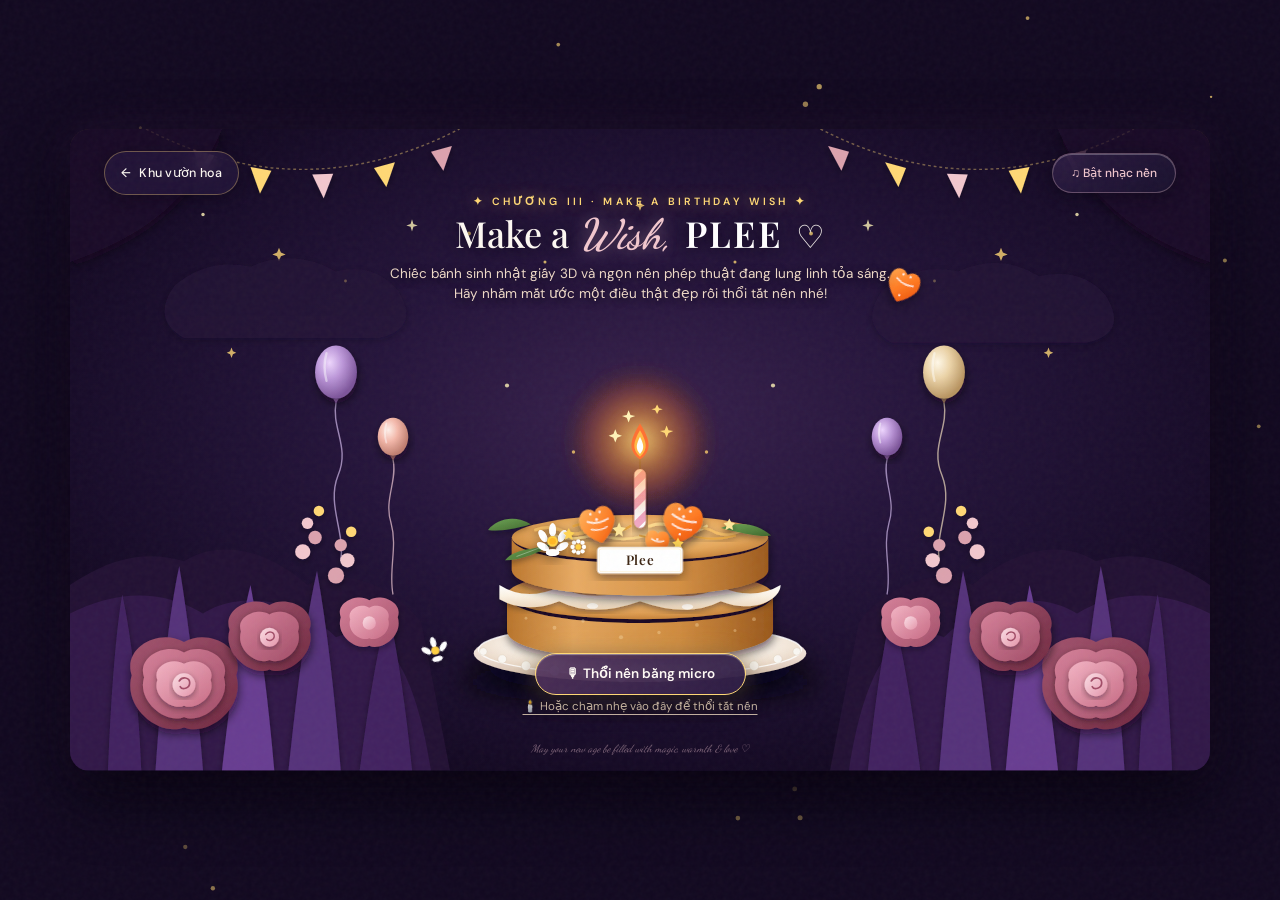
<file: cake.html>
<!DOCTYPE html>
<html lang="vi">
<head>
  <meta charset="UTF-8">
  <meta name="viewport" content="width=device-width, initial-scale=1.0">
  <meta name="theme-color" content="#1a122e">
  <meta name="description" content="Chiếc bánh sinh nhật giấy 3D và ngọn nến phép thuật đang lung linh tỏa sáng dành riêng cho Plee.">

  <title>Make a Wish 🎂 · Happy Birthday Plee</title>

  <link rel="preconnect" href="https://fonts.googleapis.com">
  <link rel="preconnect" href="https://fonts.gstatic.com" crossorigin>
  <link href="https://fonts.googleapis.com/css2?family=Dancing+Script:wght@500;600;700&family=DM+Sans:ital,wght@0,400;0,500;0,600;0,700;1,400&family=Playfair+Display:ital,wght@0,500;0,600;0,700;1,500;1,600&display=swap" rel="stylesheet">
  <link rel="stylesheet" href="css/style.css">
</head>

<body class="cake-page-body">
  <canvas id="cake-canvas" aria-hidden="true"></canvas>

  <div class="cake-scene-viewport">
    <!-- 100% PURE VECTOR SVG 3D PAPERCRAFT SCENE (ZERO RASTER IMAGES, CRISP AT ANY RESOLUTION) -->
    <svg class="cake-vector-scene" viewBox="0 0 1200 675" preserveAspectRatio="xMidYMid meet" aria-hidden="true">
      <defs>
        <!-- 3D Papercraft Depth Shadows -->
        <filter id="paper-shadow" x="-20%" y="-20%" width="140%" height="140%">
          <feDropShadow dx="1" dy="5" stdDeviation="5" flood-color="#070210" flood-opacity="0.6" />
        </filter>
        <filter id="paper-shadow-deep" x="-30%" y="-30%" width="160%" height="160%">
          <feDropShadow dx="0" dy="12" stdDeviation="16" flood-color="#05010c" flood-opacity="0.75" />
        </filter>
        <filter id="paper-shadow-soft" x="-15%" y="-15%" width="130%" height="130%">
          <feDropShadow dx="0" dy="2.5" stdDeviation="3.5" flood-color="#0a0514" flood-opacity="0.4" />
        </filter>
        <filter id="paper-lift" x="-25%" y="-25%" width="150%" height="150%">
          <feDropShadow dx="0" dy="4" stdDeviation="6" flood-color="#0a0514" flood-opacity="0.45" />
        </filter>
        <filter id="paper-glow-filter" x="-60%" y="-60%" width="220%" height="220%">
          <feGaussianBlur stdDeviation="10" result="blur" />
          <feMerge>
            <feMergeNode in="blur" />
            <feMergeNode in="SourceGraphic" />
          </feMerge>
        </filter>
        <filter id="blur-heavy" x="-40%" y="-40%" width="180%" height="180%">
          <feGaussianBlur stdDeviation="14" />
        </filter>

        <!-- Linear & Radial Gradients -->
        <radialGradient id="bg-sky-radial" cx="50%" cy="45%" r="65%">
          <stop offset="0%" stop-color="#38214d" />
          <stop offset="40%" stop-color="#24143a" />
          <stop offset="75%" stop-color="#180c29" />
          <stop offset="100%" stop-color="#0f061b" />
        </radialGradient>

        <radialGradient id="balloon-lavender-grad" cx="35%" cy="32%" r="68%">
          <stop offset="0%" stop-color="#eed6fd" />
          <stop offset="45%" stop-color="#bc97d9" />
          <stop offset="100%" stop-color="#7c5499" />
        </radialGradient>

        <radialGradient id="balloon-peach-grad" cx="35%" cy="32%" r="68%">
          <stop offset="0%" stop-color="#fff0ea" />
          <stop offset="45%" stop-color="#f3b8aa" />
          <stop offset="100%" stop-color="#bf7e6f" />
        </radialGradient>

        <radialGradient id="balloon-cream-grad" cx="35%" cy="32%" r="68%">
          <stop offset="0%" stop-color="#fff8e8" />
          <stop offset="45%" stop-color="#ebd3a7" />
          <stop offset="100%" stop-color="#b89461" />
        </radialGradient>

        <!-- Cake Plate Gradients -->
        <linearGradient id="plate-rim-grad" x1="0%" y1="0%" x2="0%" y2="100%">
          <stop offset="0%" stop-color="#faf7f2" />
          <stop offset="60%" stop-color="#eddcd0" />
          <stop offset="100%" stop-color="#cbb49e" />
        </linearGradient>
        <radialGradient id="plate-face-grad" cx="50%" cy="40%" r="60%">
          <stop offset="0%" stop-color="#ffffff" />
          <stop offset="70%" stop-color="#f7ede2" />
          <stop offset="100%" stop-color="#e4d0bc" />
        </radialGradient>

        <!-- Sponge Cake Golden Layers -->
        <linearGradient id="sponge-bottom-cyl" x1="0%" y1="0%" x2="100%" y2="0%">
          <stop offset="0%" stop-color="#b8742b" />
          <stop offset="25%" stop-color="#e2a45c" />
          <stop offset="65%" stop-color="#cf8b3f" />
          <stop offset="100%" stop-color="#99581c" />
        </linearGradient>
        <radialGradient id="sponge-bottom-top" cx="50%" cy="45%" r="60%">
          <stop offset="0%" stop-color="#f7c688" />
          <stop offset="70%" stop-color="#e09f53" />
          <stop offset="100%" stop-color="#be7930" />
        </radialGradient>

        <linearGradient id="cream-middle-grad" x1="0%" y1="0%" x2="0%" y2="100%">
          <stop offset="0%" stop-color="#ffffff" />
          <stop offset="45%" stop-color="#fbf2e3" />
          <stop offset="100%" stop-color="#ebd3b6" />
        </linearGradient>

        <linearGradient id="sponge-top-cyl" x1="0%" y1="0%" x2="100%" y2="0%">
          <stop offset="0%" stop-color="#bd782f" />
          <stop offset="25%" stop-color="#e8ab64" />
          <stop offset="65%" stop-color="#d49044" />
          <stop offset="100%" stop-color="#9d5b1e" />
        </linearGradient>
        <radialGradient id="sponge-top-surface" cx="50%" cy="42%" r="60%">
          <stop offset="0%" stop-color="#fcd194" />
          <stop offset="65%" stop-color="#e6a85c" />
          <stop offset="100%" stop-color="#c48037" />
        </radialGradient>

        <!-- Salted Egg Orange Heart Gradients -->
        <linearGradient id="egg-heart-grad-1" x1="0%" y1="0%" x2="100%" y2="100%">
          <stop offset="0%" stop-color="#ffa64d" />
          <stop offset="50%" stop-color="#ff7a22" />
          <stop offset="100%" stop-color="#e84a05" />
        </linearGradient>
        <linearGradient id="egg-heart-grad-2" x1="0%" y1="0%" x2="100%" y2="100%">
          <stop offset="0%" stop-color="#ffb55f" />
          <stop offset="55%" stop-color="#ff842a" />
          <stop offset="100%" stop-color="#eb530a" />
        </linearGradient>

        <!-- Rolled Paper Candle Striped Pattern -->
        <pattern id="candle-stripe-pattern" width="16" height="16" patternUnits="userSpaceOnUse" patternTransform="rotate(45)">
          <rect width="8" height="16" fill="#ffffff" />
          <rect x="8" width="8" height="16" fill="#f2a9c4" />
        </pattern>

        <!-- Ambient Candle Halo Radial Glow -->
        <radialGradient id="candle-halo-glow" cx="50%" cy="50%" r="50%">
          <stop offset="0%" stop-color="#ffd875" stop-opacity="0.65" />
          <stop offset="35%" stop-color="#ff9c38" stop-opacity="0.32" />
          <stop offset="70%" stop-color="#ff6e20" stop-opacity="0.1" />
          <stop offset="100%" stop-color="#2d1c44" stop-opacity="0" />
        </radialGradient>

        <!-- Paper Rose Petal Shading Gradients -->
        <linearGradient id="rose-deep" x1="0%" y1="0%" x2="100%" y2="100%">
          <stop offset="0%" stop-color="#a3556f" /><stop offset="100%" stop-color="#702840" />
        </linearGradient>
        <linearGradient id="rose-mid" x1="0%" y1="0%" x2="100%" y2="100%">
          <stop offset="0%" stop-color="#d6819a" /><stop offset="100%" stop-color="#a24e68" />
        </linearGradient>
        <linearGradient id="rose-soft" x1="0%" y1="0%" x2="100%" y2="100%">
          <stop offset="0%" stop-color="#f3b4c4" /><stop offset="100%" stop-color="#c86b85" />
        </linearGradient>
        <linearGradient id="rose-center" x1="0%" y1="0%" x2="100%" y2="100%">
          <stop offset="0%" stop-color="#fce0e7" /><stop offset="100%" stop-color="#e493a9" />
        </linearGradient>

        <linearGradient id="leaf-grad" x1="0%" y1="0%" x2="100%" y2="100%">
          <stop offset="0%" stop-color="#6ea656" /><stop offset="100%" stop-color="#3f662c" />
        </linearGradient>
      </defs>

      <!-- 1. DEEP PURPLE STARRY NIGHT SKY BACKGROUND -->
      <rect width="1200" height="675" fill="url(#bg-sky-radial)" />

      <!-- Distant Twinkling Stardust & Sparkle Stars -->
      <g opacity="0.8">
        <!-- Golden Diamond Stars -->
        <polygon points="220,125 222,130 227,132 222,134 220,139 218,134 213,132 218,130" fill="#ffd875" />
        <polygon points="360,95 361.5,100 366,101.5 361.5,103 360,108 358.5,103 354,101.5 358.5,100" fill="#fff4b8" />
        <polygon points="840,95 841.5,100 846,101.5 841.5,103 840,108 838.5,103 834,101.5 838.5,100" fill="#fff4b8" />
        <polygon points="980,125 982,130 987,132 982,134 980,139 978,134 973,132 978,130" fill="#ffd875" />
        <polygon points="170,230 171.5,234 175,235.5 171.5,237 170,241 168.5,237 165,235.5 168.5,234" fill="#ffd875" />
        <polygon points="1030,230 1031.5,234 1035,235.5 1031.5,237 1030,241 1028.5,237 1025,235.5 1028.5,234" fill="#ffd875" />
        <polygon points="600,75 601.5,79 605,80.5 601.5,82 600,86 598.5,82 595,80.5 598.5,79" fill="#ffd875" />

        <!-- Stardust circular specks -->
        <circle cx="140" cy="90" r="1.8" fill="#fff4b8" />
        <circle cx="290" cy="160" r="1.5" fill="#ffd875" />
        <circle cx="420" cy="110" r="2.0" fill="#ffd875" />
        <circle cx="780" cy="110" r="2.0" fill="#ffd875" />
        <circle cx="910" cy="160" r="1.5" fill="#ffd875" />
        <circle cx="1060" cy="90" r="1.8" fill="#fff4b8" />
        <circle cx="500" cy="140" r="1.6" fill="#ffd875" />
        <circle cx="700" cy="140" r="1.6" fill="#ffd875" />
        <circle cx="460" cy="270" r="2.2" fill="#fff4b8" />
        <circle cx="740" cy="270" r="2.2" fill="#fff4b8" />
        <circle cx="530" cy="340" r="1.8" fill="#ffd875" />
        <circle cx="670" cy="340" r="1.8" fill="#ffd875" />
      </g>

      <!-- 2. DRIFTING PAPERCRAFT CLOUDS -->
      <path d="M110,165 Q145,135 190,145 Q235,125 280,150 Q320,140 345,170 Q370,210 325,220 L120,220 Q85,200 110,165 Z" fill="#271638" opacity="0.6" filter="url(#paper-shadow-soft)" />
      <path d="M855,170 Q890,140 935,150 Q980,130 1020,155 Q1065,145 1090,175 Q1115,215 1070,225 L865,225 Q830,205 855,170 Z" fill="#271638" opacity="0.6" filter="url(#paper-shadow-soft)" />

      <!-- 3. FESTIVE PAPER BUNTING GARLANDS (TOP LEFT & TOP RIGHT) -->
      <!-- Left Garland -->
      <path d="M80,0 Q245,85 410,0" fill="none" stroke="rgba(255,216,117,0.4)" stroke-width="1.5" stroke-dasharray="3 3" />
      <polygon points="130,22 152,28 139,52" fill="#dca2ae" filter="url(#paper-shadow-soft)" />
      <polygon points="190,40 212,44 200,68" fill="#ffd875" filter="url(#paper-shadow-soft)" />
      <polygon points="255,48 277,47 267,73" fill="#f2c7ce" filter="url(#paper-shadow-soft)" />
      <polygon points="320,41 342,35 333,61" fill="#ffd875" filter="url(#paper-shadow-soft)" />
      <polygon points="380,24 402,18 393,44" fill="#dca2ae" filter="url(#paper-shadow-soft)" />

      <!-- Right Garland -->
      <path d="M790,0 Q955,85 1120,0" fill="none" stroke="rgba(255,216,117,0.4)" stroke-width="1.5" stroke-dasharray="3 3" />
      <polygon points="798,18 820,24 812,44" fill="#dca2ae" filter="url(#paper-shadow-soft)" />
      <polygon points="858,35 880,41 872,61" fill="#ffd875" filter="url(#paper-shadow-soft)" />
      <polygon points="923,47 945,48 936,73" fill="#f2c7ce" filter="url(#paper-shadow-soft)" />
      <polygon points="988,44 1010,40 1001,68" fill="#ffd875" filter="url(#paper-shadow-soft)" />
      <polygon points="1048,28 1070,22 1061,52" fill="#dca2ae" filter="url(#paper-shadow-soft)" />

      <!-- Upper Corner Paper Canopy Silhouette Arches -->
      <path d="M0,0 L160,0 C130,70 85,110 0,140 Z" fill="#1e0f2b" opacity="0.75" filter="url(#paper-shadow)" />
      <path d="M1200,0 L1040,0 C1070,70 1115,110 1200,140 Z" fill="#1e0f2b" opacity="0.75" filter="url(#paper-shadow)" />

      <!-- 4. PASTEL BALLOONS DEFYING GRAVITY -->
      <!-- Left Balloon 1 (Lavender, floating at x=280, y=260) -->
      <g class="balloon-floating-1">
        <path d="M280,288 C275,315 295,335 282,365 C270,395 290,425 285,455" fill="none" stroke="rgba(220,195,245,0.65)" stroke-width="1.5" />
        <polygon points="277,284 283,284 280,289" fill="#9d74bd" />
        <ellipse cx="280" cy="256" rx="22" ry="28" fill="url(#balloon-lavender-grad)" filter="url(#paper-shadow)" />
        <path d="M270,236 Q266,250 270,265" stroke="rgba(255,255,255,0.45)" stroke-width="2.5" fill="none" stroke-linecap="round" />
      </g>

      <!-- Left Balloon 2 (Soft Pink, floating at x=340, y=325) -->
      <g class="balloon-floating-2">
        <path d="M340,348 C345,370 330,390 338,415 C345,440 335,465 340,490" fill="none" stroke="rgba(255,215,225,0.65)" stroke-width="1.4" />
        <polygon points="337,344 343,344 340,349" fill="#bf7e6f" />
        <ellipse cx="340" cy="324" rx="16" ry="20" fill="url(#balloon-peach-grad)" filter="url(#paper-shadow)" />
        <path d="M333,310 Q330,320 333,330" stroke="rgba(255,255,255,0.45)" stroke-width="2.0" fill="none" stroke-linecap="round" />
      </g>

      <!-- Right Balloon 1 (Cream Gold, floating at x=920, y=260) -->
      <g class="balloon-floating-1">
        <path d="M920,288 C925,315 905,335 918,365 C930,395 910,425 915,455" fill="none" stroke="rgba(255,235,200,0.65)" stroke-width="1.5" />
        <polygon points="917,284 923,284 920,289" fill="#b89461" />
        <ellipse cx="920" cy="256" rx="22" ry="28" fill="url(#balloon-cream-grad)" filter="url(#paper-shadow)" />
        <path d="M910,236 Q906,250 910,265" stroke="rgba(255,255,255,0.45)" stroke-width="2.5" fill="none" stroke-linecap="round" />
      </g>

      <!-- Right Balloon 2 (Lavender, floating at x=860, y=325) -->
      <g class="balloon-floating-2">
        <path d="M860,348 C855,370 870,390 862,415 C855,440 865,465 860,490" fill="none" stroke="rgba(220,195,245,0.65)" stroke-width="1.4" />
        <polygon points="857,344 863,344 860,349" fill="#9d74bd" />
        <ellipse cx="860" cy="324" rx="16" ry="20" fill="url(#balloon-lavender-grad)" filter="url(#paper-shadow)" />
        <path d="M853,310 Q850,320 853,330" stroke="rgba(255,255,255,0.45)" stroke-width="2.0" fill="none" stroke-linecap="round" />
      </g>

      <!-- 5. LAYERED PAPERCRAFT FLORAL BUSHES (LEFT SIDE) -->
      <g id="left-floral-bush">
        <!-- Silhouette Foliage Base -->
        <path d="M0,675 L0,480 C30,460 70,440 120,455 C160,430 210,445 250,480 C290,460 340,480 370,520 L400,675 Z" fill="#221133" />
        <path d="M0,675 L0,510 C40,490 90,480 140,510 C180,485 240,495 280,535 C320,520 360,545 380,675 Z" fill="#311848" />

        <!-- Vertical Paper Grass Blades -->
        <g filter="url(#paper-shadow-soft)">
          <path d="M40,675 Q45,550 55,490 Q70,560 75,675 Z" fill="#422461" />
          <path d="M90,675 Q100,530 115,460 Q130,550 140,675 Z" fill="#54307a" />
          <path d="M160,675 Q175,540 190,480 Q205,560 215,675 Z" fill="#673d91" />
          <path d="M230,675 Q245,530 260,465 Q275,550 285,675 Z" fill="#54307a" />
          <path d="M305,675 Q320,560 335,505 Q350,575 360,675 Z" fill="#422461" />
        </g>

        <!-- Paper Lavender Blossom Florets Left -->
        <g filter="url(#paper-shadow-soft)">
          <circle cx="245" cy="445" r="8" fill="#f2c7ce" />
          <circle cx="258" cy="430" r="7" fill="#dca2ae" />
          <circle cx="250" cy="415" r="6" fill="#f2c7ce" />
          <circle cx="262" cy="402" r="5.5" fill="#ffd875" />

          <circle cx="280" cy="470" r="8.5" fill="#dca2ae" />
          <circle cx="292" cy="454" r="7.5" fill="#f2c7ce" />
          <circle cx="285" cy="438" r="6.5" fill="#dca2ae" />
          <circle cx="296" cy="424" r="5.5" fill="#ffd875" />
        </g>

        <!-- Paper Rose 1: Large Bottom Left (cx=120, cy=585) -->
        <g transform="translate(120, 585)" filter="url(#paper-shadow)">
          <path d="M-55,-10 C-65,-40 -25,-60 0,-45 C25,-60 65,-40 55,-10 C65,25 25,55 0,45 C-25,55 -65,25 -55,-10 Z" fill="url(#rose-deep)" />
          <path d="M-42,-8 C-50,-30 -18,-45 0,-34 C18,-45 50,-30 42,-8 C50,18 18,42 0,34 C-18,42 -50,18 -42,-8 Z" fill="url(#rose-mid)" filter="url(#paper-shadow-soft)" />
          <path d="M-28,-5 C-34,-20 -12,-30 0,-22 C12,-30 34,-20 28,-5 C34,12 12,28 0,22 C-12,28 -34,12 -28,-5 Z" fill="url(#rose-soft)" filter="url(#paper-shadow-soft)" />
          <circle cx="0" cy="0" r="12" fill="url(#rose-center)" filter="url(#paper-shadow-soft)" />
          <path d="M-5,-4 C-2,-9 6,-8 6,-2 C6,4 -2,6 -4,2" fill="none" stroke="#a24e68" stroke-width="1.8" stroke-linecap="round" />
        </g>

        <!-- Paper Rose 2: Mid Left (cx=210, cy=535) -->
        <g transform="translate(210, 535)" filter="url(#paper-shadow)">
          <path d="M-42,-8 C-50,-30 -18,-45 0,-34 C18,-45 50,-30 42,-8 C50,18 18,42 0,34 C-18,42 -50,18 -42,-8 Z" fill="url(#rose-deep)" />
          <path d="M-30,-6 C-36,-22 -12,-32 0,-24 C12,-32 36,-22 30,-6 C36,14 12,30 0,24 C-12,30 -36,14 -30,-6 Z" fill="url(#rose-mid)" filter="url(#paper-shadow-soft)" />
          <circle cx="0" cy="0" r="10" fill="url(#rose-center)" filter="url(#paper-shadow-soft)" />
          <path d="M-4,-3 C-1,-7 5,-6 5,-1 C5,3 -1,5 -3,2" fill="none" stroke="#a24e68" stroke-width="1.5" stroke-linecap="round" />
        </g>

        <!-- Paper Rose 3: Accent Front Left (cx=315, cy=520) -->
        <g transform="translate(315, 520)" filter="url(#paper-shadow-soft)">
          <path d="M-30,-6 C-36,-22 -12,-32 0,-24 C12,-32 36,-22 30,-6 C36,14 12,30 0,24 C-12,30 -36,14 -30,-6 Z" fill="url(#rose-mid)" />
          <path d="M-20,-4 C-24,-15 -8,-22 0,-16 C8,-22 24,-15 20,-4 C24,10 8,20 0,16 C-8,20 -24,10 -20,-4 Z" fill="url(#rose-soft)" />
          <circle cx="0" cy="0" r="7" fill="url(#rose-center)" />
        </g>
      </g>

      <!-- 6. LAYERED PAPERCRAFT FLORAL BUSHES (RIGHT SIDE) -->
      <g id="right-floral-bush">
        <!-- Silhouette Foliage Base -->
        <path d="M1200,675 L1200,480 C1170,460 1130,440 1080,455 C1040,430 990,445 950,480 C910,460 860,480 830,520 L800,675 Z" fill="#221133" />
        <path d="M1200,675 L1200,510 C1160,490 1110,480 1060,510 C1020,485 960,495 920,535 C880,520 840,545 820,675 Z" fill="#311848" />

        <!-- Vertical Paper Grass Blades Right -->
        <g filter="url(#paper-shadow-soft)">
          <path d="M1160,675 Q1155,550 1145,490 Q1130,560 1125,675 Z" fill="#422461" />
          <path d="M1110,675 Q1100,530 1085,460 Q1070,550 1060,675 Z" fill="#54307a" />
          <path d="M1040,675 Q1025,540 1010,480 Q995,560 985,675 Z" fill="#673d91" />
          <path d="M970,675 Q955,530 940,465 Q925,550 915,675 Z" fill="#54307a" />
          <path d="M895,675 Q880,560 865,505 Q850,575 840,675 Z" fill="#422461" />
        </g>

        <!-- Paper Lavender Blossom Florets Right -->
        <g filter="url(#paper-shadow-soft)">
          <circle cx="955" cy="445" r="8" fill="#f2c7ce" />
          <circle cx="942" cy="430" r="7" fill="#dca2ae" />
          <circle cx="950" cy="415" r="6" fill="#f2c7ce" />
          <circle cx="938" cy="402" r="5.5" fill="#ffd875" />

          <circle cx="920" cy="470" r="8.5" fill="#dca2ae" />
          <circle cx="908" cy="454" r="7.5" fill="#f2c7ce" />
          <circle cx="915" cy="438" r="6.5" fill="#dca2ae" />
          <circle cx="904" cy="424" r="5.5" fill="#ffd875" />
        </g>

        <!-- Paper Rose 4: Large Bottom Right (cx=1080, cy=585) -->
        <g transform="translate(1080, 585)" filter="url(#paper-shadow)">
          <path d="M-55,-10 C-65,-40 -25,-60 0,-45 C25,-60 65,-40 55,-10 C65,25 25,55 0,45 C-25,55 -65,25 -55,-10 Z" fill="url(#rose-deep)" />
          <path d="M-42,-8 C-50,-30 -18,-45 0,-34 C18,-45 50,-30 42,-8 C50,18 18,42 0,34 C-18,42 -50,18 -42,-8 Z" fill="url(#rose-mid)" filter="url(#paper-shadow-soft)" />
          <path d="M-28,-5 C-34,-20 -12,-30 0,-22 C12,-30 34,-20 28,-5 C34,12 12,28 0,22 C-12,28 -34,12 -28,-5 Z" fill="url(#rose-soft)" filter="url(#paper-shadow-soft)" />
          <circle cx="0" cy="0" r="12" fill="url(#rose-center)" filter="url(#paper-shadow-soft)" />
          <path d="M-5,-4 C-2,-9 6,-8 6,-2 C6,4 -2,6 -4,2" fill="none" stroke="#a24e68" stroke-width="1.8" stroke-linecap="round" />
        </g>

        <!-- Paper Rose 5: Mid Right (cx=990, cy=535) -->
        <g transform="translate(990, 535)" filter="url(#paper-shadow)">
          <path d="M-42,-8 C-50,-30 -18,-45 0,-34 C18,-45 50,-30 42,-8 C50,18 18,42 0,34 C-18,42 -50,18 -42,-8 Z" fill="url(#rose-deep)" />
          <path d="M-30,-6 C-36,-22 -12,-32 0,-24 C12,-32 36,-22 30,-6 C36,14 12,30 0,24 C-12,30 -36,14 -30,-6 Z" fill="url(#rose-mid)" filter="url(#paper-shadow-soft)" />
          <circle cx="0" cy="0" r="10" fill="url(#rose-center)" filter="url(#paper-shadow-soft)" />
          <path d="M-4,-3 C-1,-7 5,-6 5,-1 C5,3 -1,5 -3,2" fill="none" stroke="#a24e68" stroke-width="1.5" stroke-linecap="round" />
        </g>

        <!-- Paper Rose 6: Accent Front Right (cx=885, cy=520) -->
        <g transform="translate(885, 520)" filter="url(#paper-shadow-soft)">
          <path d="M-30,-6 C-36,-22 -12,-32 0,-24 C12,-32 36,-22 30,-6 C36,14 12,30 0,24 C-12,30 -36,14 -30,-6 Z" fill="url(#rose-mid)" />
          <path d="M-20,-4 C-24,-15 -8,-22 0,-16 C8,-22 24,-15 20,-4 C24,10 8,20 0,16 C-8,20 -24,10 -20,-4 Z" fill="url(#rose-soft)" />
          <circle cx="0" cy="0" r="7" fill="url(#rose-center)" />
        </g>
      </g>

      <!-- 7. THE 3D PAPERCRAFT SALTED EGG SPONGE CAKE (CENTERED AT X=600, DEFYING GRAVITY) -->
      <g id="cake-3d-papercraft-group" class="floating-cake-layer">
        <!-- Stage Ground Shadow (Soft blurred paper shadow on the garden floor) -->
        <ellipse cx="600" cy="582" rx="190" ry="24" fill="rgba(6,2,14,0.65)" filter="url(#blur-heavy)" />

        <!-- A. Scalloped White Paper Plate -->
        <g id="paper-plate-group" filter="url(#paper-shadow-deep)">
          <!-- Plate Base Cylinder -->
          <ellipse cx="600" cy="552" rx="175" ry="30" fill="url(#plate-rim-grad)" />
          <ellipse cx="600" cy="548" rx="170" ry="27" fill="url(#plate-face-grad)" stroke="rgba(255,255,255,0.85)" stroke-width="1.5" />
          <!-- Scalloped Paper Edges -->
          <g fill="#faf7f2" stroke="rgba(215,195,175,0.45)" stroke-width="0.8">
            <circle cx="435" cy="550" r="4" /><circle cx="455" cy="558" r="4.5" />
            <circle cx="480" cy="565" r="5" /><circle cx="510" cy="570" r="5.5" />
            <circle cx="545" cy="574" r="6" /><circle cx="580" cy="576" r="6" />
            <circle cx="620" cy="576" r="6" /><circle cx="655" cy="574" r="6" />
            <circle cx="690" cy="570" r="5.5" /><circle cx="720" cy="565" r="5" />
            <circle cx="745" cy="558" r="4.5" /><circle cx="765" cy="550" r="4" />
          </g>
        </g>

        <!-- B. Bottom Thick Sponge Layer (Tầng bông lan dưới) -->
        <g id="bottom-sponge-tier" filter="url(#paper-shadow)">
          <!-- Cylinder Front Face -->
          <path d="M460,490 C460,530 740,530 740,490 L740,528 C740,568 460,568 460,528 Z" fill="url(#sponge-bottom-cyl)" />
          <!-- Sponge crumb texture accents (stippled porous paper) -->
          <g fill="rgba(255,230,180,0.35)">
            <circle cx="480" cy="515" r="1.5" /><circle cx="510" cy="525" r="2" /><circle cx="540" cy="518" r="1.8" />
            <circle cx="580" cy="535" r="2.2" /><circle cx="620" cy="530" r="1.8" /><circle cx="660" cy="522" r="2" />
            <circle cx="700" cy="528" r="1.6" /><circle cx="720" cy="516" r="2" />
          </g>
          <!-- Top Ellipse Surface -->
          <ellipse cx="600" cy="490" rx="140" ry="26" fill="url(#sponge-bottom-top)" />
        </g>

        <!-- C. Creamy Layer in Between (Lớp kem béo ngậy tách rời 2 tầng) -->
        <g id="middle-cream-tier" filter="url(#paper-shadow-soft)">
          <path d="M452,480 Q480,498 515,482 Q550,500 600,483 Q650,501 685,482 Q720,497 748,480 C748,495 720,511 685,497 Q650,515 600,497 Q550,515 515,497 Q480,511 452,495 Z" fill="url(#cream-middle-grad)" />
          <!-- Cream drop highlights -->
          <ellipse cx="550" cy="502" rx="6" ry="3" fill="#ffffff" opacity="0.7" />
          <ellipse cx="650" cy="503" rx="6" ry="3" fill="#ffffff" opacity="0.7" />
        </g>

        <!-- D. Top Thick Sponge Layer (Tầng bông lan trên lơ lửng) -->
        <g id="top-sponge-tier" filter="url(#paper-shadow)">
          <!-- Cylinder Front Face -->
          <path d="M465,430 C465,466 735,466 735,430 L735,464 C735,500 465,500 465,464 Z" fill="url(#sponge-top-cyl)" />
          <!-- Top Surface Ellipse -->
          <ellipse cx="600" cy="430" rx="135" ry="24" fill="url(#sponge-top-surface)" />
        </g>

        <!-- E. Light and Neat Paper-Textured Meat Floss (Chà bông giấy tơi xốp) -->
        <g id="meat-floss-topping" filter="url(#paper-shadow-soft)">
          <!-- Curled paper strands in golden-yellow -->
          <path d="M490,422 Q505,416 520,424 Q535,430 550,420" stroke="#f5be66" stroke-width="3" stroke-linecap="round" fill="none" />
          <path d="M530,418 Q545,412 560,422 Q575,428 590,418" stroke="#e8a742" stroke-width="2.5" stroke-linecap="round" fill="none" />
          <path d="M610,418 Q625,412 640,422 Q655,428 670,418" stroke="#fedb8e" stroke-width="3" stroke-linecap="round" fill="none" />
          <path d="M650,422 Q665,416 680,425 Q695,430 710,421" stroke="#f5be66" stroke-width="2.5" stroke-linecap="round" fill="none" />
          <path d="M510,428 Q530,435 555,426 Q580,436 605,428" stroke="#fcd98c" stroke-width="2.5" stroke-linecap="round" fill="none" />
          <path d="M600,428 Q625,436 650,427 Q675,435 700,428" stroke="#e7a845" stroke-width="2" stroke-linecap="round" fill="none" />
        </g>

        <!-- F. Floating Orange Heart-Shaped Salted Eggs (Trứng muối hình trái tim sọc chấm) -->
        <g id="salted-egg-hearts">
          <!-- Heart 1 (Main Large Heart, Center-Right at x=645, y=412) -->
          <g transform="translate(645, 412) rotate(12)" filter="url(#paper-shadow)">
            <path d="M0,-12 C-7,-22 -24,-16 -20,3 C-15,16 0,24 0,24 C0,24 15,16 20,3 C24,-16 7,-22 0,-12 Z" fill="url(#egg-heart-grad-1)" />
            <!-- White Paper Stripes -->
            <path d="M-12,-4 Q0,2 14,-1" stroke="rgba(255,255,255,0.85)" stroke-width="2" stroke-linecap="round" fill="none" />
            <path d="M-10,6 Q0,11 11,8" stroke="rgba(255,255,255,0.85)" stroke-width="1.6" stroke-linecap="round" fill="none" />
            <!-- White Paper Dots -->
            <circle cx="-6" cy="-11" r="1.4" fill="#ffffff" opacity="0.9" />
            <circle cx="6" cy="-11" r="1.4" fill="#ffffff" opacity="0.9" />
            <circle cx="0" cy="-4" r="1.5" fill="#ffffff" opacity="0.9" />
            <circle cx="0" cy="15" r="1.2" fill="#ffffff" opacity="0.9" />
          </g>

          <!-- Heart 2 (Center-Left Heart at x=555, y=414) -->
          <g transform="translate(555, 414) rotate(-14)" filter="url(#paper-shadow)">
            <path d="M0,-11 C-6,-20 -21,-15 -18,2 C-14,14 0,22 0,22 C0,22 14,14 18,2 C21,-15 6,-20 0,-11 Z" fill="url(#egg-heart-grad-2)" />
            <path d="M-10,-3 Q0,3 12,-1" stroke="rgba(255,255,255,0.85)" stroke-width="1.8" stroke-linecap="round" fill="none" />
            <path d="M-8,6 Q0,10 9,7" stroke="rgba(255,255,255,0.85)" stroke-width="1.5" stroke-linecap="round" fill="none" />
            <circle cx="-5" cy="-10" r="1.3" fill="#ffffff" opacity="0.9" />
            <circle cx="5" cy="-10" r="1.3" fill="#ffffff" opacity="0.9" />
            <circle cx="0" cy="-3" r="1.4" fill="#ffffff" opacity="0.9" />
          </g>

          <!-- Heart 3 (Floating Mid-Air Heart, Defying Gravity at x=682, y=390) -->
          <g transform="translate(682, 390) rotate(22)" filter="url(#paper-lift)" class="floating-egg-heart">
            <path d="M0,-10 C-6,-18 -19,-14 -16,2 C-12,13 0,20 0,20 C0,20 12,13 16,2 C19,-14 6,-18 0,-10 Z" fill="url(#egg-heart-grad-1)" />
            <path d="M-9,-3 Q0,2 10,-1" stroke="rgba(255,255,255,0.85)" stroke-width="1.6" stroke-linecap="round" fill="none" />
            <circle cx="-4" cy="-9" r="1.2" fill="#ffffff" opacity="0.9" />
            <circle cx="4" cy="-9" r="1.2" fill="#ffffff" opacity="0.9" />
            <circle cx="0" cy="13" r="1.1" fill="#ffffff" opacity="0.9" />
          </g>

          <!-- Heart 4 (Small Front Accent Heart at x=618, y=434) -->
          <g transform="translate(618, 434) rotate(6)" filter="url(#paper-shadow-soft)">
            <path d="M0,-8 C-4,-14 -15,-11 -12,2 C-9,10 0,16 0,16 C0,16 9,10 12,2 C15,-11 4,-14 0,-8 Z" fill="url(#egg-heart-grad-2)" />
            <path d="M-6,-2 Q0,2 7,-1" stroke="rgba(255,255,255,0.85)" stroke-width="1.4" stroke-linecap="round" fill="none" />
            <circle cx="0" cy="-2" r="1.2" fill="#ffffff" opacity="0.9" />
          </g>
        </g>

        <!-- G. Green Leaves & Floating White Daisies (Hoa cúc trắng nhụy vàng) -->
        <g id="daisies-and-leaves">
          <!-- Green Folded Paper Leaves -->
          <g filter="url(#paper-shadow-soft)">
            <!-- Leaf 1 (Left Rim) -->
            <path d="M510,435 C485,445 470,440 458,454 C474,454 496,446 510,435 Z" fill="url(#leaf-grad)" />
            <path d="M510,435 L470,450" stroke="rgba(255,255,255,0.35)" stroke-width="1" fill="none" />

            <!-- Leaf 2 (Back Left) -->
            <path d="M485,416 C468,406 450,410 440,422 C454,424 472,420 485,416 Z" fill="url(#leaf-grad)" />

            <!-- Leaf 3 (Right behind eggs) -->
            <path d="M685,420 C705,412 725,416 738,428 C724,430 702,424 685,420 Z" fill="url(#leaf-grad)" />
          </g>

          <!-- Daisy 1: Front Left on Cake Edge (cx=508, cy=434) -->
          <g transform="translate(508, 434)" filter="url(#paper-lift)">
            <!-- 12 Radiating White Paper Petals -->
            <ellipse cx="0" cy="-12" rx="3.5" ry="7" fill="#ffffff" />
            <ellipse cx="6" cy="-10" rx="3.5" ry="7" transform="rotate(30, 0, 0)" fill="#ffffff" />
            <ellipse cx="10" cy="-6" rx="3.5" ry="7" transform="rotate(60, 0, 0)" fill="#ffffff" />
            <ellipse cx="12" cy="0" rx="3.5" ry="7" transform="rotate(90, 0, 0)" fill="#ffffff" />
            <ellipse cx="10" cy="6" rx="3.5" ry="7" transform="rotate(120, 0, 0)" fill="#ffffff" />
            <ellipse cx="6" cy="10" rx="3.5" ry="7" transform="rotate(150, 0, 0)" fill="#ffffff" />
            <ellipse cx="0" cy="12" rx="3.5" ry="7" transform="rotate(180, 0, 0)" fill="#ffffff" />
            <ellipse cx="-6" cy="10" rx="3.5" ry="7" transform="rotate(210, 0, 0)" fill="#ffffff" />
            <ellipse cx="-10" cy="6" rx="3.5" ry="7" transform="rotate(240, 0, 0)" fill="#ffffff" />
            <ellipse cx="-12" cy="0" rx="3.5" ry="7" transform="rotate(270, 0, 0)" fill="#ffffff" />
            <ellipse cx="-10" cy="-6" rx="3.5" ry="7" transform="rotate(300, 0, 0)" fill="#ffffff" />
            <ellipse cx="-6" cy="-10" rx="3.5" ry="7" transform="rotate(330, 0, 0)" fill="#ffffff" />
            <!-- Golden Disc Center -->
            <circle cx="0" cy="0" r="5.5" fill="#ffd043" filter="url(#paper-shadow-soft)" />
            <circle cx="0" cy="0" r="3.5" fill="#ffb726" />
          </g>

          <!-- Daisy 2: Left Floating Daisy (cx=475, cy=412) -->
          <g transform="translate(475, 412) rotate(-15)" filter="url(#paper-lift)" class="floating-daisy">
            <ellipse cx="0" cy="-9" rx="2.8" ry="5.5" fill="#ffffff" />
            <ellipse cx="5" cy="-8" rx="2.8" ry="5.5" transform="rotate(45, 0, 0)" fill="#ffffff" />
            <ellipse cx="9" cy="0" rx="2.8" ry="5.5" transform="rotate(90, 0, 0)" fill="#ffffff" />
            <ellipse cx="5" cy="8" rx="2.8" ry="5.5" transform="rotate(135, 0, 0)" fill="#ffffff" />
            <ellipse cx="0" cy="9" rx="2.8" ry="5.5" transform="rotate(180, 0, 0)" fill="#ffffff" />
            <ellipse cx="-5" cy="8" rx="2.8" ry="5.5" transform="rotate(225, 0, 0)" fill="#ffffff" />
            <ellipse cx="-9" cy="0" rx="2.8" ry="5.5" transform="rotate(270, 0, 0)" fill="#ffffff" />
            <ellipse cx="-5" cy="-8" rx="2.8" ry="5.5" transform="rotate(315, 0, 0)" fill="#ffffff" />
            <circle cx="0" cy="0" r="4.2" fill="#ffd043" />
          </g>

          <!-- Daisy 3: Small Daisy Accent (cx=535, cy=440) -->
          <g transform="translate(535, 440) scale(0.75)" filter="url(#paper-shadow-soft)">
            <circle cx="0" cy="-8" r="3" fill="#ffffff" /><circle cx="6" cy="-6" r="3" fill="#ffffff" />
            <circle cx="8" cy="0" r="3" fill="#ffffff" /><circle cx="6" cy="6" r="3" fill="#ffffff" />
            <circle cx="0" cy="8" r="3" fill="#ffffff" /><circle cx="-6" cy="6" r="3" fill="#ffffff" />
            <circle cx="-8" cy="0" r="3" fill="#ffffff" /><circle cx="-6" cy="-6" r="3" fill="#ffffff" />
            <circle cx="0" cy="0" r="3.8" fill="#ffd043" />
          </g>
        </g>

        <!-- H. Small Yellow Cream Stars (Sao kem vàng) -->
        <g id="cream-stars" filter="url(#paper-shadow-soft)">
          <!-- Faceted Yellow Buttercream Stars -->
          <polygon points="578,414 580,419 585,420 581,424 582,429 578,426 574,429 575,424 571,420 576,419" fill="#ffe79a" />
          <polygon points="640,430 642,434 646,435 643,438 644,442 640,440 636,442 637,438 634,435 638,434" fill="#ffd454" />
          <polygon points="694,410 696,414 700,415 697,418 698,422 694,420 690,422 691,418 688,415 692,414" fill="#ffe79a" />
          <polygon points="525,420 527,424 531,425 528,428 529,432 525,430 521,432 522,428 519,425 523,424" fill="#ffd454" />
        </g>

        <!-- I. White Name Tag with Text "Plee" -->
        <g id="name-tag-plee" filter="url(#paper-lift)">
          <!-- Embossed Card Base -->
          <rect x="555" y="440" width="90" height="28" rx="4" fill="#ffffff" stroke="rgba(215,195,175,0.7)" stroke-width="1.2" />
          <!-- Subtle Paper Border Inset -->
          <rect x="557" y="442" width="86" height="24" rx="2.5" fill="none" stroke="rgba(255,216,117,0.3)" stroke-width="0.8" />
          <!-- Name Typography -->
          <text x="600" y="459" text-anchor="middle" font-family="'Playfair Display', Georgia, serif" font-size="14" font-weight="600" fill="#3d2514" letter-spacing="0.6">Plee</text>
        </g>

        <!-- J. Glowing Magical Birthday Candle on Top Layer -->
        <g id="birthday-candle-group">
          <!-- Rolled Paper Candle Stem (Striped Pink & White) -->
          <rect x="594" y="358" width="12" height="62" rx="6" fill="url(#candle-stripe-pattern)" stroke="rgba(220,160,180,0.5)" stroke-width="1" filter="url(#paper-shadow)" />
          <!-- Dark Paper Wick -->
          <rect x="599" y="346" width="2" height="12" rx="1" fill="#2d1922" />

          <!-- Magical Candle Flame (Pure Vector Animated Flame) -->
          <g id="svg-flame" class="svg-candle-flame">
            <!-- Ambient Golden Halo Glow -->
            <circle id="svg-halo" cx="600" cy="328" r="85" fill="url(#candle-halo-glow)" filter="url(#paper-glow-filter)" />

            <!-- Sparkling Golden Diamond Stars around the Flame -->
            <polygon points="574,316 576,321 581,323 576,325 574,330 572,325 567,323 572,321" fill="#fff4b8" />
            <polygon points="628,312 630,317 635,318 630,320 628,325 626,320 621,318 626,317" fill="#ffd875" />
            <polygon points="588,296 590,301 595,302 590,304 588,309 586,304 581,302 586,301" fill="#fff4b8" />
            <polygon points="618,290 620,294 624,295 620,296 618,300 616,296 612,295 616,294" fill="#ffd875" />

            <!-- Outer Warm Orange Paper Flame -->
            <path d="M600,310 C610,326 614,338 600,348 C586,338 590,326 600,310 Z" fill="#ff7033" filter="url(#paper-soft)" />
            <!-- Middle Golden Yellow Flame -->
            <path d="M600,317 C607,329 609,337 600,345 C591,337 593,329 600,317 Z" fill="#ffb845" />
            <!-- Inner Bright White Flame Core -->
            <path d="M600,324 C604,332 605,337 600,342 C595,337 596,332 600,324 Z" fill="#ffffff" />
          </g>

          <!-- Delicate Smoke Wisp on Extinguish -->
          <path id="svg-smoke" class="svg-smoke-wisp" d="M600,345 C595,330 606,315 598,298 C590,280 604,260 596,238" fill="none" stroke="rgba(235,225,230,0.85)" stroke-width="3" stroke-linecap="round" opacity="0" />
        </g>
      </g>
    </svg>

    <!-- INTERACTIVE HTML OVERLAY (Header, Nav, Controls) -->
    <main class="cake-overlay-ui">
      <!-- Top Navigation Bar -->
      <nav class="cake-top-nav" aria-label="Điều hướng và âm thanh">
        <a class="back-link" href="garden.html">
          <span aria-hidden="true">←</span> Khu vườn hoa
        </a>
        <button class="garden-sound-button" id="sound-toggle" type="button" aria-pressed="false">♫ Nhạc nền</button>
      </nav>

      <!-- Header Content (Empty dark negative space at top) -->
      <header class="cake-header-content">
        <p class="eyebrow">✦ CHƯƠNG III · MAKE A BIRTHDAY WISH ✦</p>
        <h1>Make a <span class="wish-cursive">Wish,</span> <span class="name-plee">PLEE</span> <span class="heart-symbol">♡</span></h1>
        <p class="description">
          Chiếc bánh sinh nhật giấy 3D và ngọn nến phép thuật đang lung linh tỏa sáng.<br>
          Hãy nhắm mắt ước một điều thật đẹp rồi thổi tắt nến nhé!
        </p>
      </header>

      <!-- Clickable Candle Stem Hotspot for Tapping -->
      <div class="candle-hit-target" id="candle-stem" role="button" tabindex="0" aria-label="Chạm nhẹ vào nến để thổi tắt hoặc thắp lại" title="Chạm nhẹ vào ngọn nến hoặc dùng nút bên dưới"></div>

      <!-- Bottom Controls Section -->
      <section class="controls-container">
        <!-- Real-time Microphone Breath / Wind Meter -->
        <div class="breath-meter-wrap" id="breath-meter-wrap" hidden>
          <div class="breath-meter-label">🌬️ Độ mạnh hơi thổi:</div>
          <div class="breath-meter-track">
            <div class="breath-meter-fill" id="breath-meter-fill"></div>
          </div>
        </div>

        <!-- Action Button Group -->
        <div class="action-buttons-group">
          <button class="wish-main-button" id="wish-button" type="button">
            🎙 Thổi nến bằng micro
          </button>

          <!-- Embossed Paper Gift Reveal Button -->
          <div class="gift-reveal-card" id="gift-reveal" hidden>
            <a class="gift-link-btn" href="gift.html">
              <span>🎁 Mở món quà bí mật dành cho P.Lee</span>
              <span aria-hidden="true">♡</span>
            </a>
          </div>
        </div>

        <button class="manual-tap-button" id="manual-blow-btn" type="button">
          🕯️ Hoặc chạm nhẹ vào đây để thổi tắt nến
        </button>

        <p class="wish-display-box" id="wish-message" role="status" aria-live="polite"></p>

        <p class="footer">May your new age be filled with magic, warmth & love ♡</p>
      </section>
    </main>
  </div>

  <script>
    (() => {
      'use strict';

      const button = document.getElementById('wish-button');
      const manualBtn = document.getElementById('manual-blow-btn');
      const candleStem = document.getElementById('candle-stem');
      const svgFlame = document.getElementById('svg-flame');
      const svgHalo = document.getElementById('svg-halo');
      const svgSmoke = document.getElementById('svg-smoke');
      const message = document.getElementById('wish-message');
      const giftReveal = document.getElementById('gift-reveal');
      const breathMeterWrap = document.getElementById('breath-meter-wrap');
      const breathMeterFill = document.getElementById('breath-meter-fill');
      const canvas = document.getElementById('cake-canvas');

      /* -------------------------------------------------------------
       * 1. CELESTIAL BACKGROUND & CELEBRATION STARDUST (CANVAS)
       * ------------------------------------------------------------*/
      let bCtx = null;
      let width = 0, height = 0;
      let cakeAnimId = null;
      const sparks = [];
      const floatingEmbers = [];

      if (canvas) {
        bCtx = canvas.getContext('2d');
        function resizeCanvas() {
          width = canvas.width = window.innerWidth;
          height = canvas.height = window.innerHeight;
        }
        window.addEventListener('resize', resizeCanvas);
        resizeCanvas();

        for (let i = 0; i < 40; i++) {
          floatingEmbers.push({
            x: Math.random() * width,
            y: Math.random() * height,
            r: 1.0 + Math.random() * 2.0,
            speedY: 6 + Math.random() * 14,
            phase: Math.random() * Math.PI * 2
          });
        }

        let lastT = 0;
        function renderScene(t) {
          const delta = Math.min((t - lastT) / 1000, 0.05);
          lastT = t;
          const time = t / 1000;

          bCtx.clearRect(0, 0, width, height);

          // Floating golden stardust in starry night sky
          floatingEmbers.forEach(e => {
            e.y -= e.speedY * delta;
            e.x += Math.sin(time * 1.5 + e.phase) * 10 * delta;
            if (e.y < -20) {
              e.y = height + 20;
              e.x = Math.random() * width;
            }

            const pulse = 0.35 + 0.65 * Math.pow(Math.sin(time * 2 + e.phase), 2);
            bCtx.fillStyle = `rgba(255, 216, 117, ${pulse * 0.75})`;
            bCtx.beginPath();
            bCtx.arc(e.x, e.y, e.r, 0, Math.PI * 2);
            bCtx.fill();
          });

          // Celebration particle burst on extinguish
          for (let i = sparks.length - 1; i >= 0; i--) {
            const p = sparks[i];
            p.age += delta;
            if (p.age >= p.life) {
              sparks.splice(i, 1);
              continue;
            }
            p.x += p.vx * delta;
            p.y += p.vy * delta;
            p.vy += p.gravity * delta;
            p.vx *= 0.985;

            const alpha = Math.max(0, 1 - p.age / p.life);
            bCtx.save();
            bCtx.globalAlpha = alpha;
            bCtx.fillStyle = p.color;
            bCtx.beginPath();
            bCtx.arc(p.x, p.y, p.r, 0, Math.PI * 2);
            bCtx.fill();
            bCtx.restore();
          }

          cakeAnimId = requestAnimationFrame(renderScene);
        }
        cakeAnimId = requestAnimationFrame(renderScene);
      }

      function spawnCelebrationBurst() {
        const target = candleStem;
        const rect = target.getBoundingClientRect();
        const originX = rect.left + rect.width / 2;
        const originY = rect.top + rect.height / 2;

        const colors = ['#ffd875', '#fff4b8', '#f2c7ce', '#dca2ae', '#ffffff', '#ffaa42', '#ffa048'];
        for (let i = 0; i < 85; i++) {
          const angle = Math.random() * Math.PI * 2;
          const speed = 50 + Math.random() * 200;
          sparks.push({
            x: originX,
            y: originY,
            vx: Math.cos(angle) * speed,
            vy: Math.sin(angle) * speed - 50,
            gravity: 42 + Math.random() * 32,
            r: 1.8 + Math.random() * 3.4,
            color: colors[Math.floor(Math.random() * colors.length)],
            age: 0,
            life: 1.6 + Math.random() * 1.2
          });
        }
      }

      /* -------------------------------------------------------------
       * 2. HAPPY BIRTHDAY MUSIC-BOX CHIME MELODY (WEB AUDIO API)
       * ------------------------------------------------------------*/
      let chimeContext = null;
      function playChimeNote(freq = 659.25, delay = 0, dur = 1.4) {
        try {
          const AudioContextClass = window.AudioContext || window.webkitAudioContext;
          if (!AudioContextClass) return;
          if (!chimeContext) chimeContext = new AudioContextClass();
          if (chimeContext.state === 'suspended') chimeContext.resume();

          const t = chimeContext.currentTime + delay;
          const osc = chimeContext.createOscillator();
          const gain = chimeContext.createGain();

          osc.type = 'sine';
          osc.frequency.setValueAtTime(freq, t);

          gain.gain.setValueAtTime(0.0001, t);
          gain.gain.linearRampToValueAtTime(0.24, t + 0.015);
          gain.gain.exponentialRampToValueAtTime(0.0001, t + dur);

          osc.connect(gain);
          gain.connect(chimeContext.destination);

          osc.start(t);
          osc.stop(t + dur);
        } catch (e) {}
      }

      function playHappyBirthdayChimePhrase() {
        // Music-box notes: C5 - C5 - D5 - C5 - F5 - E5
        const notes = [
          { f: 523.25, d: 0.00, l: 0.9 },
          { f: 523.25, d: 0.24, l: 0.9 },
          { f: 587.33, d: 0.48, l: 1.2 },
          { f: 523.25, d: 0.88, l: 1.2 },
          { f: 698.46, d: 1.28, l: 1.3 },
          { f: 659.25, d: 1.68, l: 2.2 }
        ];
        notes.forEach(n => playChimeNote(n.f, n.d, n.l));
      }

      /* -------------------------------------------------------------
       * 3. EXTINGUISH & MICROPHONE BLOW DETECTION
       * ------------------------------------------------------------*/
      let audioContext = null;
      let microphoneStream = null;
      let analyser = null;
      let microphoneSource = null;
      let microphoneTimer = null;
      let isListening = false;
      let blowStartedAt = 0;

      function stopMicrophone() {
        isListening = false;
        clearInterval(microphoneTimer);
        microphoneTimer = null;

        if (microphoneStream) {
          microphoneStream.getTracks().forEach(track => track.stop());
          microphoneStream = null;
        }

        if (microphoneSource) {
          microphoneSource.disconnect();
          microphoneSource = null;
        }

        if (audioContext) {
          audioContext.close().catch(() => {});
          audioContext = null;
        }

        button.classList.remove('listening');
        if (breathMeterWrap) breathMeterWrap.hidden = true;
        if (svgFlame) svgFlame.style.transform = '';
      }

      function extinguishCandle() {
        if (svgFlame && svgFlame.classList.contains('out')) return;

        if (window.ensureMusicPlayingOnGesture) {
          window.ensureMusicPlayingOnGesture();
        }

        if (svgFlame) svgFlame.classList.add('out');
        if (svgHalo) svgHalo.classList.add('dimmed');
        if (svgSmoke) svgSmoke.classList.add('active');

        spawnCelebrationBurst();
        playHappyBirthdayChimePhrase();

        stopMicrophone();

        // Switch to Gift Reveal Button mode
        button.style.display = 'none';
        giftReveal.hidden = false;
        manualBtn.textContent = '🕯️ Thắp sáng lại ngọn nến';
        manualBtn.style.display = 'inline-block';

        message.textContent = '✨ Điều ước của Plee đã bay lên bầu trời đêm! Chúc mọi điều ước của em đều thành hiện thực ♡';
      }

      function relightCandle() {
        if (svgFlame) svgFlame.classList.remove('out');
        if (svgHalo) svgHalo.classList.remove('dimmed');
        if (svgSmoke) svgSmoke.classList.remove('active');

        button.style.display = 'inline-flex';
        button.textContent = '🎙 Thổi nến bằng micro';
        button.disabled = false;
        giftReveal.hidden = true;
        manualBtn.textContent = '🕯️ Hoặc chạm nhẹ vào đây để thổi tắt nến';
        manualBtn.style.display = 'inline-block';

        message.textContent = '';
        playChimeNote(659.25, 0, 1.0);
      }

      function getAverageVolume(analyserNode) {
        const buffer = new Uint8Array(analyserNode.frequencyBinCount);
        analyserNode.getByteFrequencyData(buffer);
        let sum = 0;
        for (let i = 0; i < buffer.length; i++) {
          sum += buffer[i];
        }
        return sum / buffer.length;
      }

      async function startMicrophone() {
        if (!navigator.mediaDevices || !navigator.mediaDevices.getUserMedia) {
          message.textContent = 'Trình duyệt không hỗ trợ micro, em chạm vào ngọn nến hoặc nút bên dưới để tắt nến nhé.';
          return;
        }

        try {
          button.disabled = true;
          button.textContent = 'Đang kết nối micro...';

          microphoneStream = await navigator.mediaDevices.getUserMedia({
            audio: {
              echoCancellation: true,
              noiseSuppression: false,
              autoGainControl: true
            }
          });

          audioContext = new (window.AudioContext || window.webkitAudioContext)();
          await audioContext.resume();

          analyser = audioContext.createAnalyser();
          analyser.fftSize = 512;
          analyser.smoothingTimeConstant = 0.3;

          microphoneSource = audioContext.createMediaStreamSource(microphoneStream);
          microphoneSource.connect(analyser);

          isListening = true;
          button.classList.add('listening');
          button.textContent = '🌬️ Hãy thổi vào micro (hoặc bấm lần nữa để tắt nến)';
          message.textContent = 'em cứ ghé lại gần và thổi một hơi thật dài vào micro nhé...';
          if (breathMeterWrap) breathMeterWrap.hidden = false;

          let noiseLevel = 12;
          let loudFrames = 0;

          microphoneTimer = setInterval(() => {
            if (!isListening) return;

            const volume = getAverageVolume(analyser);
            const dynamicThreshold = Math.max(26, noiseLevel + 14);
            const ratio = Math.min(100, Math.round((volume / (dynamicThreshold * 1.25)) * 100));

            if (breathMeterFill) {
              breathMeterFill.style.width = `${ratio}%`;
            }

            // Dynamically bend the candle flame with breath intensity
            if (volume > noiseLevel + 5 && svgFlame && !svgFlame.classList.contains('out')) {
              const bendDeg = Math.min(26, (volume - noiseLevel) * 0.7);
              svgFlame.style.transform = `rotate(${bendDeg}deg) scale(1.12, 0.85)`;
            } else if (svgFlame && !svgFlame.classList.contains('out')) {
              svgFlame.style.transform = '';
            }

            if (volume > dynamicThreshold) {
              loudFrames++;
              if (!blowStartedAt) blowStartedAt = Date.now();

              if (Date.now() - blowStartedAt >= 450 && loudFrames >= 4) {
                extinguishCandle();
              }
            } else {
              loudFrames = Math.max(0, loudFrames - 1);
              if (loudFrames === 0) blowStartedAt = 0;
              noiseLevel = noiseLevel * 0.98 + volume * 0.02;
            }
          }, 50);

        } catch (error) {
          stopMicrophone();
          message.textContent = 'em có thể chạm trực tiếp vào ngọn nến hoặc nút bên dưới để thổi nến nhé.';
          button.textContent = '🎙 Thử bật micro lại';
        } finally {
          button.disabled = false;
        }
      }

      button.addEventListener('click', async () => {
        if (svgFlame && svgFlame.classList.contains('out')) {
          relightCandle();
          return;
        }

        if (isListening) {
          extinguishCandle();
          return;
        }

        await startMicrophone();
      });

      manualBtn.addEventListener('click', () => {
        if (svgFlame && svgFlame.classList.contains('out')) {
          relightCandle();
        } else {
          extinguishCandle();
        }
      });

      if (candleStem) {
        candleStem.addEventListener('click', () => {
          if (svgFlame && svgFlame.classList.contains('out')) {
            relightCandle();
          } else {
            extinguishCandle();
          }
        });
      }

      window.addEventListener('pagehide', stopMicrophone);

      document.addEventListener('page:before-exit', () => {
        stopMicrophone();
        if (cakeAnimId) cancelAnimationFrame(cakeAnimId);
        window.removeEventListener('resize', resizeCanvas);
      }, { once: true });
    })();
  </script>
  <script src="js/seamless.js"></script>
</body>
</html>
</file>
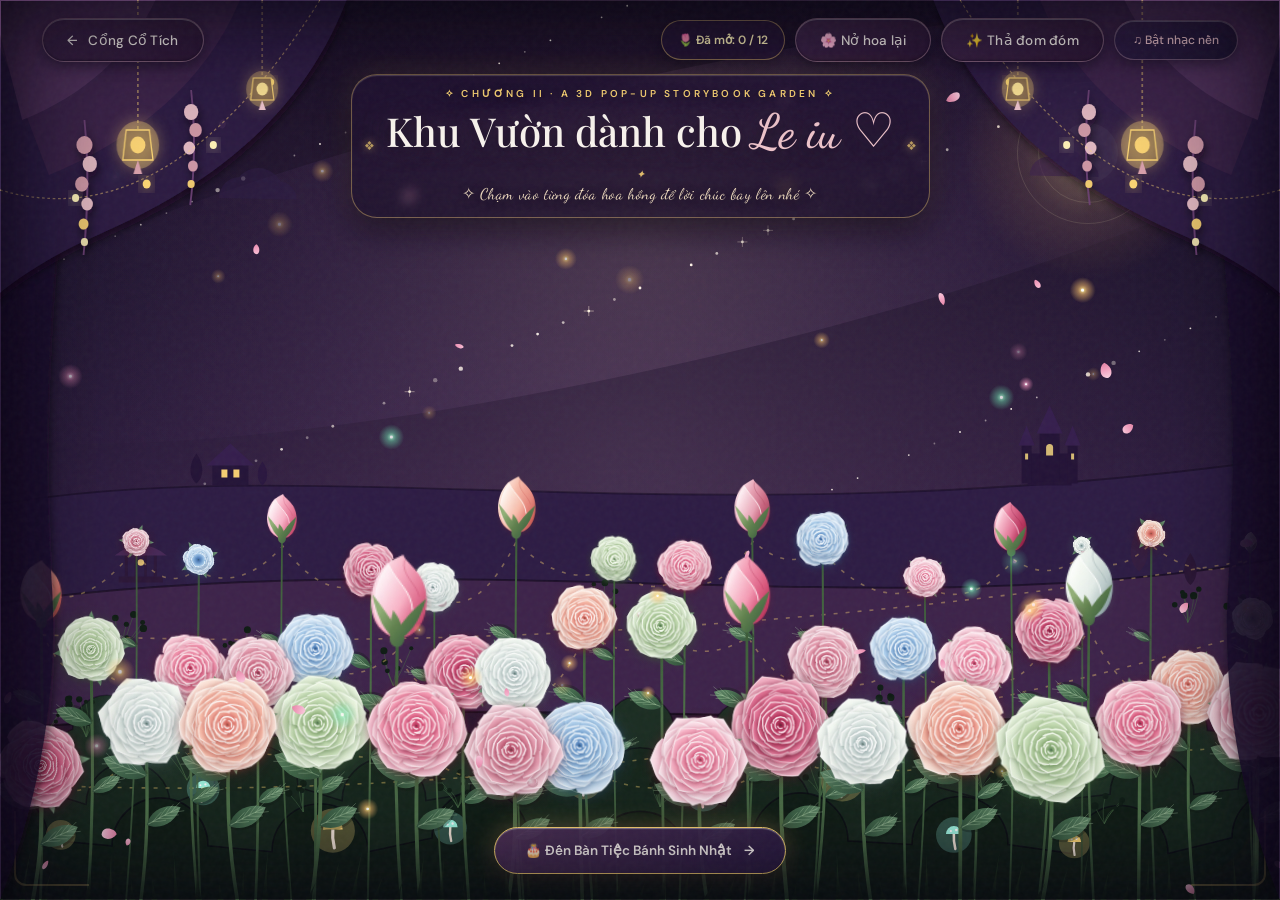
<file: garden.html>
<!DOCTYPE html>
<html lang="vi">
<head>
  <meta charset="UTF-8">
  <meta name="viewport" content="width=device-width, initial-scale=1.0">
  <meta name="theme-color" content="#1a122e">
  <meta name="description" content="Một cuốn sách cổ tích mở ra khu vườn hoa giấy 3D rực rỡ và ấm áp dành riêng cho ngày sinh nhật của V.SON.">

  <title>Our Little Garden 🌹 · Happy Birthday P.Lee</title>

  <link rel="preconnect" href="https://fonts.googleapis.com">
  <link rel="preconnect" href="https://fonts.gstatic.com" crossorigin>
  <link href="https://fonts.googleapis.com/css2?family=Dancing+Script:wght@500;600;700&family=DM+Sans:ital,wght@0,400;0,500;0,600;0,700;1,400&family=Playfair+Display:ital,wght@0,500;0,600;0,700;1,500;1,600&display=swap" rel="stylesheet">
  <link rel="stylesheet" href="css/style.css">
</head>

<body class="garden-page">
  <!-- Global Reusable SVG Filters for 3D Papercut Depth & Fairy Glows -->
  <svg class="paper-filters" aria-hidden="true" style="position: absolute; width: 0; height: 0; pointer-events: none;">
    <defs>
      <filter id="paper-cut-shadow" x="-15%" y="-15%" width="130%" height="130%">
        <feDropShadow dx="2" dy="5" stdDeviation="5" flood-color="#0a0514" flood-opacity="0.65" />
      </filter>
      <filter id="paper-glow-filter" x="-50%" y="-50%" width="200%" height="200%">
        <feGaussianBlur stdDeviation="8" result="blur" />
        <feMerge>
          <feMergeNode in="blur" />
          <feMergeNode in="SourceGraphic" />
        </feMerge>
      </filter>
    </defs>
  </svg>

  <div class="shadowbox-vignette"></div>

  <!-- 3D Layered Paper-Cut Canopy Frame, Wisteria Blossoms & Hanging Lanterns -->
  <div class="shadowbox-portal-frame" aria-hidden="true" style="z-index: 3; pointer-events: none;">
    <svg class="portal-svg-layer" viewBox="0 0 1440 900" preserveAspectRatio="none">
      <!-- Side Tree Trunks Framing Left & Right -->
      <path d="M0,0 L95,0 C70,180 42,360 58,580 C68,710 35,820 0,900 Z" fill="#1e112e" opacity="0.88" filter="url(#paper-cut-shadow)" />
      <path d="M1440,0 L1345,0 C1370,180 1398,360 1382,580 C1372,710 1405,820 1440,900 Z" fill="#1e112e" opacity="0.88" filter="url(#paper-cut-shadow)" />

      <!-- Upper Left Paper Canopy Boughs -->
      <path d="M-30,0 L390,0 C340,115 240,185 110,235 C45,260 -10,295 -30,320 Z" fill="#2d1c44" opacity="0.94" filter="url(#paper-cut-shadow)" />
      <path d="M-20,0 L270,0 C230,85 150,140 55,175 Z" fill="#3d234a" opacity="0.9" />
      <path d="M-10,0 L175,0 C145,55 95,95 25,120 Z" fill="#52325c" opacity="0.85" />

      <!-- Upper Right Paper Canopy Boughs -->
      <path d="M1470,0 L1050,0 C1100,115 1200,185 1330,235 C1395,260 1450,295 1470,320 Z" fill="#2d1c44" opacity="0.94" filter="url(#paper-cut-shadow)" />
      <path d="M1460,0 L1170,0 C1210,85 1290,140 1385,175 Z" fill="#3d234a" opacity="0.9" />
      <path d="M1450,0 L1265,0 C1295,55 1345,95 1415,120 Z" fill="#52325c" opacity="0.85" />

      <!-- Hanging Paper Wisteria / Blossom Garlands (Left) -->
      <g filter="url(#paper-cut-shadow)" opacity="0.92">
        <path d="M95,120 Q102,185 94,255" stroke="#6d4275" stroke-width="2" fill="none" />
        <circle cx="95" cy="145" r="9" fill="#dca2ae" />
        <circle cx="101" cy="164" r="8" fill="#f2c7ce" />
        <circle cx="92" cy="184" r="7.5" fill="#dca2ae" />
        <circle cx="98" cy="204" r="6.5" fill="#f2c7ce" />
        <circle cx="94" cy="224" r="5.5" fill="#ffd875" />
        <circle cx="95" cy="242" r="4" fill="#fff4b8" />

        <path d="M215,90 Q222,150 214,205" stroke="#6d4275" stroke-width="2" fill="none" />
        <circle cx="215" cy="112" r="8" fill="#f2c7ce" />
        <circle cx="220" cy="130" r="7" fill="#dca2ae" />
        <circle cx="213" cy="148" r="6.5" fill="#f2c7ce" />
        <circle cx="217" cy="166" r="5.5" fill="#dca2ae" />
        <circle cx="215" cy="184" r="4" fill="#ffd875" />
      </g>

      <!-- Hanging Paper Wisteria / Blossom Garlands (Right) -->
      <g filter="url(#paper-cut-shadow)" opacity="0.92">
        <path d="M1345,120 Q1338,185 1346,255" stroke="#6d4275" stroke-width="2" fill="none" />
        <circle cx="1345" cy="145" r="9" fill="#dca2ae" />
        <circle cx="1339" cy="164" r="8" fill="#f2c7ce" />
        <circle cx="1348" cy="184" r="7.5" fill="#dca2ae" />
        <circle cx="1342" cy="204" r="6.5" fill="#f2c7ce" />
        <circle cx="1346" cy="224" r="5.5" fill="#ffd875" />
        <circle cx="1345" cy="242" r="4" fill="#fff4b8" />

        <path d="M1225,90 Q1218,150 1226,205" stroke="#6d4275" stroke-width="2" fill="none" />
        <circle cx="1225" cy="112" r="8" fill="#f2c7ce" />
        <circle cx="1220" cy="130" r="7" fill="#dca2ae" />
        <circle cx="1227" cy="148" r="6.5" fill="#f2c7ce" />
        <circle cx="1223" cy="166" r="5.5" fill="#dca2ae" />
        <circle cx="1225" cy="184" r="4" fill="#ffd875" />
      </g>

      <!-- Fairy String Lights Draped Across Top Corners -->
      <path d="M0,190 Q190,240 360,0" fill="none" stroke="rgba(255, 216, 117, 0.45)" stroke-width="1.3" stroke-dasharray="3 3" />
      <circle cx="85" cy="198" r="4" fill="#fff4b8" filter="url(#paper-glow-filter)" />
      <circle cx="165" cy="184" r="4.5" fill="#ffd875" filter="url(#paper-glow-filter)" />
      <circle cx="240" cy="145" r="4" fill="#fff4b8" filter="url(#paper-glow-filter)" />
      <circle cx="305" cy="82" r="3.5" fill="#ffd875" filter="url(#paper-glow-filter)" />

      <path d="M1440,190 Q1250,240 1080,0" fill="none" stroke="rgba(255, 216, 117, 0.45)" stroke-width="1.3" stroke-dasharray="3 3" />
      <circle cx="1355" cy="198" r="4" fill="#fff4b8" filter="url(#paper-glow-filter)" />
      <circle cx="1275" cy="184" r="4.5" fill="#ffd875" filter="url(#paper-glow-filter)" />
      <circle cx="1200" cy="145" r="4" fill="#fff4b8" filter="url(#paper-glow-filter)" />
      <circle cx="1135" cy="82" r="3.5" fill="#ffd875" filter="url(#paper-glow-filter)" />

      <!-- Hanging Paper Lanterns (Nested inside translated <g> so CSS rotation never resets position!) -->
      <g transform="translate(155, 130)">
        <g class="paper-lantern">
          <line x1="0" y1="-130" x2="0" y2="0" stroke="rgba(255, 216, 117, 0.6)" stroke-dasharray="3 3" stroke-width="1.5" />
          <path d="M-13,0 L13,0 L17,30 L-17,30 Z" fill="#26132f" stroke="#ffd875" stroke-width="1.4" />
          <circle cx="0" cy="15" r="8.5" fill="#ffd875" class="lantern-glow-bulb" />
          <circle cx="0" cy="15" r="24" fill="rgba(255, 216, 117, 0.35)" filter="url(#paper-glow-filter)" />
          <polygon points="0,30 -5,44 5,44" fill="#dca2ae" />
        </g>
      </g>

      <g transform="translate(295, 78)">
        <g class="paper-lantern delay-2">
          <line x1="0" y1="-78" x2="0" y2="0" stroke="rgba(255, 216, 117, 0.5)" stroke-dasharray="3 3" stroke-width="1.3" />
          <path d="M-10,0 L10,0 L13,22 L-13,22 Z" fill="#26132f" stroke="#ffd875" stroke-width="1.2" />
          <circle cx="0" cy="11" r="6.5" fill="#fff4b8" class="lantern-glow-bulb" />
          <circle cx="0" cy="11" r="18" fill="rgba(255, 216, 117, 0.3)" filter="url(#paper-glow-filter)" />
          <polygon points="0,22 -4,32 4,32" fill="#f2c7ce" />
        </g>
      </g>

      <g transform="translate(1285, 130)">
        <g class="paper-lantern delay-1">
          <line x1="0" y1="-130" x2="0" y2="0" stroke="rgba(255, 216, 117, 0.6)" stroke-dasharray="3 3" stroke-width="1.5" />
          <path d="M-13,0 L13,0 L17,30 L-17,30 Z" fill="#26132f" stroke="#ffd875" stroke-width="1.4" />
          <circle cx="0" cy="15" r="8.5" fill="#ffd875" class="lantern-glow-bulb" />
          <circle cx="0" cy="15" r="24" fill="rgba(255, 216, 117, 0.35)" filter="url(#paper-glow-filter)" />
          <polygon points="0,30 -5,44 5,44" fill="#dca2ae" />
        </g>
      </g>

      <g transform="translate(1145, 78)">
        <g class="paper-lantern">
          <line x1="0" y1="-78" x2="0" y2="0" stroke="rgba(255, 216, 117, 0.5)" stroke-dasharray="3 3" stroke-width="1.3" />
          <path d="M-10,0 L10,0 L13,22 L-13,22 Z" fill="#26132f" stroke="#ffd875" stroke-width="1.2" />
          <circle cx="0" cy="11" r="6.5" fill="#fff4b8" class="lantern-glow-bulb" />
          <circle cx="0" cy="11" r="18" fill="rgba(255, 216, 117, 0.3)" filter="url(#paper-glow-filter)" />
          <polygon points="0,22 -4,32 4,32" fill="#f2c7ce" />
        </g>
      </g>
    </svg>
  </div>

  <!-- 3D Pop-Up Storybook Vintage Book Corner Flourishes -->
  <div class="storybook-book-frame" aria-hidden="true">
    <div class="storybook-corner top-left"></div>
    <div class="storybook-corner top-right"></div>
    <div class="storybook-corner bottom-left"></div>
    <div class="storybook-corner bottom-right"></div>
  </div>

  <!-- Immersive Fullscreen Garden Canvas (Pop-Up Paper Terrain & Botanicals) -->
  <canvas id="garden-canvas" aria-label="Bản đồ câu chuyện cổ tích 3D và khu vườn hoa hồng lung linh dưới bầu trời đêm"></canvas>

  <!-- Floating Wish Card (Vintage Parchment Note bay lên từ đóa hoa) -->
  <div class="floating-wish-bubble" id="floating-wish" role="status" aria-live="polite" hidden>
    <button class="wish-bubble-close" id="close-wish" type="button" aria-label="Đóng lời nhắn">×</button>
    <div class="wish-wax-seal" aria-hidden="true">♡</div>
    <div class="wish-bubble-badge" id="wish-badge"></div>
    <p class="wish-bubble-text" id="wish-text"></p>
    <p class="wish-bubble-sub">Chạm vào những đóa hoa khác để thu thập trọn bộ lời chúc nhé ♡</p>
  </div>

  <!-- Transparent Floating UI Overlay -->
  <div class="garden-overlay">
    <div class="garden-top-group">
      <header class="garden-header">
        <a class="garden-back-link" href="index.html" style="pointer-events: auto;">
          <span aria-hidden="true">←</span>
          Cổng Cổ Tích
        </a>

        <div class="garden-header-actions">
          <span class="wish-counter-pill" id="wish-counter-badge" title="Số lời chúc sinh nhật em đã khám phá">
            🌷 Đã mở: 0 / 12
          </span>
          <button
            class="garden-action-btn"
            id="replay-bloom"
            type="button"
            title="Xem lại hiệu ứng hoa giấy nở từ từ"
          >
            🌸 Nở hoa lại
          </button>
          <button
            class="garden-action-btn"
            id="fireflies-toggle"
            type="button"
            title="Thả thêm đom đóm & đèn trời phép thuật"
          >
            ✨ Thả đom đóm
          </button>
          <button
            class="garden-sound-button"
            id="sound-toggle"
            type="button"
            aria-pressed="false"
          >
            ♫ Nhạc nền
          </button>
        </div>
      </header>

      <!-- Positioned gracefully in the upper sky so it never overlaps the flowers -->
      <section class="garden-floating-intro">
        <div class="garden-title-cartouche">
          <p class="garden-eyebrow">✧ CHƯƠNG II · A 3D POP-UP STORYBOOK GARDEN ✧</p>
          <h1>Khu Vườn dành cho <span>Le iu ♡</span></h1>
          <div class="garden-title-divider" aria-hidden="true">
            <span></span>
            <i>✦</i>
            <span></span>
          </div>
          <p class="garden-hint">✧ Chạm vào từng đóa hoa hồng để lời chúc bay lên nhé ✧</p>
        </div>
      </section>
    </div>

    <div class="garden-bottom-actions">
      <a class="garden-next-cake-btn" href="cake.html">
        <span>🎂 Đến Bàn Tiệc Bánh Sinh Nhật</span>
        <span aria-hidden="true">→</span>
      </a>
    </div>
  </div>

  <script src="js/garden-botany.js"></script>
  <script src="js/garden.js"></script>
  <script src="js/seamless.js"></script>
</body>
</html>
</file>
<file: css/style.css>
@import url('https://fonts.googleapis.com/css2?family=Dancing+Script:wght@500;600;700&family=DM+Sans:ital,wght@0,400;0,500;0,600;0,700;1,400&family=Playfair+Display:ital,wght@0,500;0,600;0,700;1,500;1,600&display=swap');

/* ============================================================
   GLOBAL DESIGN TOKENS: WHIMSICAL 3D LAYERED PAPERCUT (SHADOWBOX)
   ============================================================ */
:root {
  /* Shadowbox Depth Palette */
  --bg-deepest: #120b22;
  --bg-midnight: #1a122e;
  --bg-night: #24173d;
  --bg-plum: #2d1c44;

  /* Mid-ground Papercraft Layers */
  --paper-layer-1: #352042;
  --paper-layer-2: #3d234a;
  --paper-layer-3: #52325c;
  --paper-layer-4: #6d4275;
  --paper-mauve: #8b5a8c;

  /* Foreground & UI Elements */
  --paper-blush: #f2c7ce;
  --paper-rose: #dca2ae;
  --paper-rose-deep: #b86b7e;
  --paper-burgundy: #7a2d48;
  --paper-cream: #fdf8f2;
  --paper-kraft: #edd9be;
  --paper-parchment: #f9f2e7;

  /* Warm Fairy Glows & Magical Accents */
  --glow-gold: #ffd875;
  --glow-gold-light: #fff4b8;
  --glow-amber: #ffaa42;
  --glow-flame: #ff7844;
  --lantern-glow: rgba(255, 216, 117, 0.55);

  /* Shadows for 3D Layered Paper Cutouts */
  --shadow-paper-cut: drop-shadow(2px 4px 12px rgba(10, 5, 20, 0.45));
  --shadow-paper-deep: drop-shadow(0 4px 6px rgba(10, 5, 20, 0.4)) drop-shadow(0 12px 28px rgba(10, 5, 20, 0.6));
  --shadow-paper-lift: drop-shadow(0 8px 16px rgba(10, 5, 20, 0.45)) drop-shadow(0 18px 36px rgba(10, 5, 20, 0.65));
  --box-shadow-card: 0 4px 12px rgba(10, 5, 20, 0.45), 0 14px 34px rgba(10, 5, 20, 0.6);
  --box-shadow-elevated: 0 8px 24px rgba(10, 5, 20, 0.5), 0 22px 50px rgba(10, 5, 20, 0.7);

  /* Tactile Paper Edge Highlights */
  --paper-bevel: inset 0 1px 0 rgba(255, 255, 255, 0.4), inset 0 -1px 2px rgba(10, 5, 20, 0.35);
  --paper-border: 1px solid rgba(255, 235, 240, 0.3);

  /* Typography */
  --font-serif: 'Playfair Display', Georgia, serif;
  --font-cursive: 'Dancing Script', 'Brush Script MT', cursive;
  --font-sans: 'DM Sans', -apple-system, BlinkMacSystemFont, 'Segoe UI', Roboto, sans-serif;
}

/* ============================================================
   BASE RESETS & SHADOWBOX ATMOSPHERE
   ============================================================ */
* {
  box-sizing: border-box;
  margin: 0;
  padding: 0;
}

html {
  min-height: 100%;
  background: var(--bg-deepest);
  color-scheme: dark;
}

body {
  min-height: 100vh;
  min-height: 100svh;
  font-family: var(--font-sans);
  color: var(--paper-cream);
  background-color: var(--bg-midnight);
  overflow-x: hidden;
  position: relative;
  -webkit-font-smoothing: antialiased;
}

/* Subtle physical paper grain texture overlay across entire app */
body::after {
  content: "";
  position: fixed;
  inset: 0;
  z-index: 9999;
  pointer-events: none;
  opacity: 0.035;
  background-image: url("data:image/svg+xml,%3Csvg viewBox='0 0 200 200' xmlns='http://www.w3.org/2000/svg'%3E%3Cfilter id='noiseFilter'%3E%3CfeTurbulence type='fractalNoise' baseFrequency='0.85' numOctaves='3' stitchTiles='stitch'/%3E%3C/filter%3E%3Crect width='100%25' height='100%25' filter='url(%23noiseFilter)'/%3E%3C/svg%3E");
}

/* Shadowbox physical frame edge vignette */
.shadowbox-vignette {
  position: fixed;
  inset: 0;
  z-index: 900;
  pointer-events: none;
  box-shadow: inset 0 0 80px rgba(5, 2, 12, 0.85), inset 0 0 160px rgba(10, 5, 20, 0.6);
  border: 1px solid rgba(255, 220, 235, 0.06);
}

/* ============================================================
   EMBOSSED PAPERCRAFT UI COMPONENTS (Buttons, Badges)
   ============================================================ */
/* Embossed Paper Pill Button */
.paper-pill-btn,
.cta-button,
.nav-pill-btn,
.garden-action-btn,
.garden-back-link,
.back-link {
  display: inline-flex;
  align-items: center;
  justify-content: center;
  gap: 10px;
  min-height: 44px;
  padding: 0 24px;
  border-radius: 999px;
  font-family: var(--font-sans);
  font-size: 13.5px;
  font-weight: 500;
  letter-spacing: 0.02em;
  color: var(--paper-cream);
  text-decoration: none;
  cursor: pointer;
  outline: none;
  user-select: none;
  touch-action: manipulation;
  position: relative;
  background: linear-gradient(145deg, #3d2448, #2a1533);
  border: 1px solid rgba(242, 199, 206, 0.35);
  box-shadow:
    0 4px 14px rgba(10, 5, 20, 0.55),
    inset 0 1px 0 rgba(255, 255, 255, 0.3),
    inset 0 -1px 2px rgba(10, 5, 20, 0.4);
  transition: all 0.28s cubic-bezier(0.16, 1, 0.3, 1);
}

.paper-pill-btn:hover,
.cta-button:hover,
.nav-pill-btn:hover,
.garden-action-btn:hover,
.garden-back-link:hover,
.back-link:hover {
  transform: translateY(-2px);
  background: linear-gradient(145deg, #532e60, #361b40);
  border-color: rgba(255, 216, 117, 0.7);
  box-shadow:
    0 8px 24px rgba(10, 5, 20, 0.65),
    0 0 20px rgba(255, 216, 117, 0.3),
    inset 0 1px 0 rgba(255, 255, 255, 0.4);
}

.paper-pill-btn:active,
.cta-button:active,
.nav-pill-btn:active,
.garden-action-btn:active,
.garden-back-link:active,
.back-link:active {
  transform: translateY(1px);
  box-shadow:
    0 2px 6px rgba(10, 5, 20, 0.5),
    inset 0 1px 2px rgba(10, 5, 20, 0.6);
}

/* Primary Highlight CTA Pill (Gold & Blush Embossed) */
.cta-button {
  min-height: 52px;
  padding: 0 38px;
  font-size: 15px;
  font-weight: 600;
  color: #fffaf5;
  background: linear-gradient(135deg, rgba(220, 162, 174, 0.35), rgba(122, 45, 72, 0.55));
  border: 1.5px solid rgba(255, 216, 117, 0.65);
  box-shadow:
    0 10px 28px rgba(10, 5, 20, 0.6),
    0 0 25px rgba(255, 216, 117, 0.25),
    inset 0 1px 1px rgba(255, 255, 255, 0.5);
  animation: gentlePillFloat 3.5s ease-in-out infinite alternate;
}

@keyframes gentlePillFloat {
  0% { transform: translateY(0); }
  100% { transform: translateY(-4px); }
}

.cta-button:hover {
  transform: translateY(-5px);
  background: linear-gradient(135deg, rgba(242, 199, 206, 0.48), rgba(162, 60, 94, 0.68));
  border-color: var(--glow-gold-light);
  box-shadow:
    0 14px 38px rgba(10, 5, 20, 0.7),
    0 0 35px rgba(255, 216, 117, 0.5),
    inset 0 1px 2px rgba(255, 255, 255, 0.6);
}

/* Glassmorphic Kraft-Paper Sound Toggle Button */
.garden-sound-button,
#sound-toggle,
.music-toggle-btn {
  display: inline-flex;
  min-height: 40px;
  align-items: center;
  justify-content: center;
  gap: 8px;
  padding: 0 18px;
  border-radius: 999px;
  background: linear-gradient(145deg, rgba(45, 28, 68, 0.88), rgba(26, 18, 46, 0.95));
  color: var(--paper-blush);
  font-family: var(--font-sans);
  font-size: 12px;
  font-weight: 500;
  text-decoration: none;
  cursor: pointer;
  outline: none;
  -webkit-appearance: none;
  appearance: none;
  backdrop-filter: blur(14px);
  -webkit-backdrop-filter: blur(14px);
  pointer-events: auto;
  border: 1px solid rgba(242, 199, 206, 0.3);
  box-shadow:
    0 4px 14px rgba(10, 5, 20, 0.5),
    inset 0 1px 0 rgba(255, 255, 255, 0.25);
  transition: all 0.25s ease;
  user-select: none;
  touch-action: manipulation;
}

.garden-sound-button:hover,
#sound-toggle:hover,
.music-toggle-btn:hover {
  border-color: var(--glow-gold);
  color: #fffaf5;
  box-shadow:
    0 6px 18px rgba(10, 5, 20, 0.6),
    0 0 18px rgba(255, 216, 117, 0.35);
  transform: translateY(-1px);
}

.garden-sound-button[aria-pressed="true"],
#sound-toggle[aria-pressed="true"],
.music-toggle-btn[aria-pressed="true"],
.garden-sound-button.playing,
#sound-toggle.playing,
.music-toggle-btn.playing {
  color: #fff9ea;
  border-color: var(--glow-gold);
  background: linear-gradient(145deg, rgba(82, 50, 92, 0.95), rgba(45, 28, 68, 0.95));
  box-shadow:
    0 0 24px rgba(255, 216, 117, 0.45),
    inset 0 1px 1px rgba(255, 255, 255, 0.4);
}

/* ============================================================
   PAGE 1: WELCOME SCREEN (index.html) - PAPERCUT FOREST GATE
   ============================================================ */
.welcome-shadowbox {
  position: relative;
  min-height: 100vh;
  min-height: 100svh;
  display: flex;
  align-items: center;
  justify-content: center;
  overflow: hidden;
  padding: 48px 24px;
  background:
    radial-gradient(ellipse at 50% 30%, rgba(82, 50, 92, 0.55) 0%, transparent 60%),
    radial-gradient(circle at 50% 80%, rgba(45, 28, 68, 0.7) 0%, transparent 65%),
    linear-gradient(165deg, var(--bg-deepest) 0%, var(--bg-midnight) 45%, var(--bg-plum) 100%);
}

#bg-particles {
  position: absolute;
  inset: 0;
  width: 100%;
  height: 100%;
  pointer-events: none;
  z-index: 1;
}

/* 3D Layered Paper Archway / Forest Silhouette Portal */
.shadowbox-portal-frame {
  position: absolute;
  inset: 0;
  width: 100%;
  height: 100%;
  pointer-events: none;
  z-index: 2;
  overflow: hidden;
  transform: translateZ(0);
  will-change: transform;
}

.portal-svg-layer {
  position: absolute;
  inset: 0;
  width: 100%;
  height: 100%;
  object-fit: cover;
}

/* Silhouette Layer 1: Distant Plum Tree Silhouettes */
.portal-layer-back {
  filter: drop-shadow(0 6px 12px rgba(10, 5, 20, 0.5));
  opacity: 0.85;
}

/* Silhouette Layer 2: Mid-ground Mauve Branches with Hanging Lanterns */
.portal-layer-mid {
  filter: drop-shadow(0 10px 20px rgba(10, 5, 20, 0.65));
}

/* Silhouette Layer 3: Foreground Deep Night Scalloped Arch & Creeping Ivy */
.portal-layer-front {
  filter: drop-shadow(0 16px 36px rgba(10, 5, 20, 0.85));
}

/* Swaying Fairytale Paper Lanterns */
.paper-lantern {
  transform-origin: top center;
  animation: lanternSway 4.5s ease-in-out infinite alternate;
  will-change: transform;
}

.paper-lantern.delay-1 {
  animation-duration: 5.2s;
  animation-delay: -1.8s;
}

.paper-lantern.delay-2 {
  animation-duration: 4.8s;
  animation-delay: -2.7s;
}

@keyframes lanternSway {
  0% { transform: rotate(-3.5deg); }
  100% { transform: rotate(3.5deg); }
}

.lantern-glow-bulb {
  animation: lanternPulse 3s ease-in-out infinite alternate;
}

@keyframes lanternPulse {
  0% { opacity: 0.75; filter: drop-shadow(0 0 6px var(--glow-gold)); }
  100% { opacity: 1; filter: drop-shadow(0 0 16px var(--glow-gold)) drop-shadow(0 0 30px var(--glow-amber)); }
}

/* Main Welcome Content in Center of Shadowbox */
.welcome-shadowbox-content {
  position: relative;
  z-index: 5;
  max-width: 580px;
  text-align: center;
  display: flex;
  flex-direction: column;
  align-items: center;
  animation: shadowboxAppear 1.4s cubic-bezier(0.16, 1, 0.3, 1) both;
}

@keyframes shadowboxAppear {
  from { opacity: 0; transform: translateY(22px) scale(0.96); }
  to { opacity: 1; transform: translateY(0) scale(1); }
}

.shadowbox-eyebrow {
  font-family: var(--font-sans);
  font-size: 11px;
  font-weight: 600;
  letter-spacing: 0.32em;
  text-transform: uppercase;
  color: var(--glow-gold);
  margin-bottom: 16px;
  text-shadow: 0 0 12px rgba(255, 216, 117, 0.45);
}

/* 3D Layered Papercut Rose Medallion */
.paper-rose-medallion {
  position: relative;
  width: 195px;
  height: 195px;
  margin: 0 auto 26px;
  display: grid;
  place-items: center;
  filter: var(--shadow-paper-deep);
}

.rose-gold-foil-ring {
  position: absolute;
  inset: -10px;
  border-radius: 50%;
  border: 1.5px dashed rgba(255, 216, 117, 0.6);
  box-shadow:
    0 0 30px rgba(255, 216, 117, 0.25),
    inset 0 0 25px rgba(255, 216, 117, 0.15);
  animation: slowRingSpin 40s linear infinite;
  pointer-events: none;
}

@keyframes slowRingSpin {
  from { transform: rotate(0deg); }
  to { transform: rotate(360deg); }
}

#hero-rose-canvas {
  position: relative;
  z-index: 2;
  width: 175px;
  height: 175px;
  filter: drop-shadow(0 6px 12px rgba(10, 5, 20, 0.5));
}

.welcome-shadowbox h1 {
  font-family: var(--font-serif);
  font-size: clamp(34px, 6.2vw, 56px);
  font-weight: 500;
  line-height: 1.18;
  color: var(--paper-cream);
  margin-bottom: 12px;
  text-shadow: 0 4px 18px rgba(10, 5, 20, 0.75);
}

.welcome-shadowbox h1 span {
  font-family: var(--font-cursive);
  font-size: clamp(38px, 7vw, 62px);
  color: var(--paper-blush);
  font-weight: 600;
  display: block;
  margin-top: 4px;
  text-shadow: 0 0 20px rgba(242, 199, 206, 0.4);
}

.welcome-paper-note {
  font-family: var(--font-sans);
  font-size: 15px;
  line-height: 1.85;
  color: var(--paper-kraft);
  margin-bottom: 32px;
  max-width: 440px;
  text-shadow: 0 2px 8px rgba(10, 5, 20, 0.65);
}

/* ============================================================
   PAGE 2: BOTANICAL GARDEN (garden.html) - 3D POP-UP STORYBOOK
   ============================================================ */
body.garden-page {
  position: fixed;
  inset: 0;
  width: 100vw;
  height: 100vh;
  height: 100svh;
  overflow: hidden;
  background:
    radial-gradient(circle at 50% 25%, rgba(82, 50, 92, 0.5) 0%, transparent 60%),
    radial-gradient(circle at 20% 80%, rgba(45, 28, 68, 0.65) 0%, transparent 65%),
    linear-gradient(180deg, var(--bg-deepest) 0%, var(--bg-midnight) 40%, var(--bg-plum) 80%, #0d1214 100%);
  user-select: none;
  -webkit-user-select: none;
}

#garden-canvas {
  position: absolute;
  top: 0;
  left: 0;
  width: 100vw;
  height: 100vh;
  display: block;
  z-index: 1;
  cursor: pointer;
  touch-action: manipulation;
}

/* Storybook Vintage Frame Overlay */
.storybook-book-frame {
  position: absolute;
  inset: 0;
  z-index: 2;
  pointer-events: none;
}

.storybook-corner {
  position: absolute;
  width: 75px;
  height: 75px;
  border: 2px solid rgba(255, 216, 117, 0.35);
  pointer-events: none;
}

.storybook-corner.top-left {
  top: 14px;
  left: 14px;
  border-right: none;
  border-bottom: none;
  border-top-left-radius: 12px;
}

.storybook-corner.top-right {
  top: 14px;
  right: 14px;
  border-left: none;
  border-bottom: none;
  border-top-right-radius: 12px;
}

.storybook-corner.bottom-left {
  bottom: 14px;
  left: 14px;
  border-right: none;
  border-top: none;
  border-bottom-left-radius: 12px;
}

.storybook-corner.bottom-right {
  bottom: 14px;
  right: 14px;
  border-left: none;
  border-top: none;
  border-bottom-right-radius: 12px;
}

.garden-overlay {
  position: absolute;
  inset: 0;
  z-index: 10;
  pointer-events: none;
  display: flex;
  flex-direction: column;
  justify-content: space-between;
  padding: max(18px, env(safe-area-inset-top)) clamp(16px, 4vw, 42px) max(18px, env(safe-area-inset-bottom));
}

.garden-top-group {
  display: flex;
  flex-direction: column;
  gap: 8px;
  pointer-events: none;
}

.garden-header {
  display: flex;
  align-items: center;
  justify-content: space-between;
  gap: 12px;
  pointer-events: none;
}

.garden-header-actions {
  display: flex;
  align-items: center;
  gap: 10px;
  pointer-events: auto;
}

.garden-floating-intro {
  margin: 4px auto 0;
  text-align: center;
  pointer-events: none;
  transition: opacity 0.5s ease;
}

/* Ornate 3D Paper Cartouche Crest for the Garden Title */
.garden-title-cartouche {
  display: inline-block;
  padding: 12px 34px 14px;
  border-radius: 26px;
  background: linear-gradient(180deg, rgba(35, 19, 54, 0.72) 0%, rgba(22, 12, 36, 0.56) 100%);
  border: 1px solid rgba(255, 216, 117, 0.38);
  box-shadow:
    0 12px 32px rgba(8, 3, 18, 0.65),
    0 0 28px rgba(255, 216, 117, 0.14),
    inset 0 1px 1px rgba(255, 245, 220, 0.22);
  backdrop-filter: blur(6px);
  -webkit-backdrop-filter: blur(6px);
  position: relative;
}

.garden-title-cartouche::before,
.garden-title-cartouche::after {
  content: "❖";
  position: absolute;
  top: 50%;
  transform: translateY(-50%);
  color: rgba(255, 216, 117, 0.65);
  font-size: 12px;
  text-shadow: 0 0 8px rgba(255, 216, 117, 0.6);
}

.garden-title-cartouche::before {
  left: 12px;
}

.garden-title-cartouche::after {
  right: 12px;
}

.garden-eyebrow {
  margin-bottom: 4px;
  color: var(--glow-gold);
  font-family: var(--font-sans);
  font-size: 10px;
  font-weight: 600;
  letter-spacing: 0.32em;
  text-transform: uppercase;
  text-shadow: 0 2px 8px rgba(10, 5, 20, 0.7);
}

.garden-floating-intro h1 {
  color: var(--paper-cream);
  font-family: var(--font-serif);
  font-size: clamp(24px, 3.6vw, 40px);
  font-weight: 500;
  line-height: 1.18;
  text-shadow: 0 4px 16px rgba(10, 5, 20, 0.85), 0 0 30px rgba(242, 199, 206, 0.3);
}

.garden-floating-intro h1 span {
  font-family: var(--font-cursive);
  color: var(--paper-blush);
  font-size: 1.2em;
}

.garden-title-divider {
  display: flex;
  align-items: center;
  justify-content: center;
  gap: 10px;
  margin: 6px auto 4px;
  color: var(--glow-gold);
  font-size: 11px;
  opacity: 0.85;
}

.garden-title-divider .divider-wing {
  width: 54px;
  height: 1px;
  background: linear-gradient(90deg, transparent, rgba(255, 216, 117, 0.75), transparent);
}

.garden-hint {
  margin-top: 2px;
  color: var(--paper-kraft);
  font-family: var(--font-cursive);
  font-size: 15.5px;
  letter-spacing: 0.04em;
  text-shadow: 0 2px 10px rgba(10, 5, 20, 0.75);
}

/* VINTAGE PARCHMENT WISH CARD (BAY LÊN TỪ BÔNG HOA) */
.floating-wish-bubble {
  position: fixed;
  z-index: 100;
  width: min(350px, calc(100vw - 32px));
  padding: 24px 26px 22px;
  border-radius: 16px;
  background:
    radial-gradient(ellipse at 50% 10%, rgba(255, 240, 220, 0.95) 0%, rgba(249, 237, 218, 0.98) 100%);
  border: 1.5px solid rgba(195, 150, 115, 0.7);
  box-shadow:
    0 18px 45px rgba(10, 5, 20, 0.75),
    0 0 30px rgba(255, 216, 117, 0.25),
    inset 0 0 20px rgba(215, 175, 135, 0.2);
  text-align: center;
  pointer-events: auto;
  color: #3b2230;
  transform: translate(-50%, 0);
  transition: opacity 0.45s cubic-bezier(0.16, 1, 0.3, 1), transform 0.45s cubic-bezier(0.16, 1, 0.3, 1);
}

.floating-wish-bubble[hidden] {
  display: none !important;
}

.floating-wish-bubble.animate-in {
  animation: wishPaperRise 0.65s cubic-bezier(0.16, 1, 0.3, 1) both, gentlePaperFloat 4s ease-in-out 0.65s infinite alternate;
}

@keyframes wishPaperRise {
  0% {
    opacity: 0;
    transform: translate(-50%, 30px) scale(0.9) rotate(-1.5deg);
  }
  100% {
    opacity: 1;
    transform: translate(-50%, 0) scale(1) rotate(0deg);
  }
}

@keyframes gentlePaperFloat {
  0% { transform: translate(-50%, 0); }
  100% { transform: translate(-50%, -6px); }
}

/* Paper Pointer Caret */
.floating-wish-bubble::after {
  content: "";
  position: absolute;
  bottom: -8px;
  left: var(--caret-left, 50%);
  transform: translateX(-50%) rotate(45deg);
  width: 15px;
  height: 15px;
  background: #f9ede2;
  border-right: 1.5px solid rgba(195, 150, 115, 0.7);
  border-bottom: 1.5px solid rgba(195, 150, 115, 0.7);
}

.wish-bubble-close {
  position: absolute;
  top: 10px;
  right: 12px;
  width: 28px;
  height: 28px;
  border: 0;
  background: transparent;
  color: #7a3a54;
  font-size: 22px;
  line-height: 1;
  cursor: pointer;
  opacity: 0.65;
  transition: opacity 0.2s, transform 0.2s;
}

.wish-bubble-close:hover {
  opacity: 1;
  transform: scale(1.15);
}

/* Vintage Postage / Wax Stamp Badge */
.wish-bubble-badge {
  display: inline-block;
  margin-bottom: 12px;
  padding: 4px 12px;
  background: linear-gradient(135deg, #dca2ae, #b86b7e);
  color: #ffffff;
  border-radius: 4px;
  border: 1px dashed rgba(255, 255, 255, 0.7);
  font-family: var(--font-sans);
  font-size: 9.5px;
  font-weight: 700;
  letter-spacing: 0.2em;
  text-transform: uppercase;
  box-shadow: 0 2px 6px rgba(10, 5, 20, 0.25);
}

.wish-bubble-text {
  font-family: var(--font-cursive);
  font-size: 19px;
  line-height: 1.7;
  color: #2e1723;
  font-weight: 600;
  text-shadow: 0 1px 1px rgba(255, 255, 255, 0.5);
}

.wish-bubble-sub {
  margin-top: 12px;
  color: #8c536c;
  font-family: var(--font-sans);
  font-size: 11.5px;
  font-style: italic;
}

/* Bottom Pop-Up Paper Bookmark Button */
.garden-bottom-actions {
  text-align: center;
  pointer-events: none;
  padding-bottom: 8px;
}

.garden-next-cake-btn {
  display: inline-flex;
  align-items: center;
  gap: 12px;
  padding: 14px 30px;
  border-radius: 999px;
  background: linear-gradient(135deg, rgba(82, 50, 92, 0.9), rgba(45, 28, 68, 0.95));
  border: 1.5px solid var(--glow-gold);
  color: #fffaf5;
  text-decoration: none;
  font-family: var(--font-sans);
  font-size: 13.5px;
  font-weight: 600;
  box-shadow:
    0 10px 30px rgba(10, 5, 20, 0.65),
    0 0 25px rgba(255, 216, 117, 0.35),
    inset 0 1px 1px rgba(255, 255, 255, 0.4);
  pointer-events: auto;
  transition: all 0.3s ease;
  animation: gentlePillFloat 3.8s ease-in-out infinite alternate;
}

.garden-next-cake-btn:hover {
  background: linear-gradient(135deg, rgba(109, 66, 117, 0.95), rgba(61, 35, 74, 0.98));
  border-color: var(--glow-gold-light);
  box-shadow:
    0 14px 40px rgba(10, 5, 20, 0.75),
    0 0 35px rgba(255, 216, 117, 0.55);
  transform: translateY(-3px);
}

/* ============================================================
   PAGE 3: CAKE & WISH (cake.html) - MAGICAL 3D PAPERCRAFT SALTED EGG SPONGE CAKE
   ============================================================ */
body.cake-page-body {
  margin: 0;
  min-height: 100vh;
  min-height: 100svh;
  display: flex;
  align-items: center;
  justify-content: center;
  padding: 0;
  overflow-x: hidden;
  color: var(--paper-cream);
  font-family: var(--font-sans);
  text-align: center;
  background: #120920;
  position: relative;
}

#cake-canvas {
  position: fixed;
  inset: 0;
  width: 100%;
  height: 100%;
  pointer-events: none;
  z-index: 1;
}

/* 16:9 Cinematic Papercraft Cake Scene Container */
.cake-scene-viewport {
  position: relative;
  z-index: 2;
  width: 100%;
  max-width: 1140px;
  aspect-ratio: 16 / 9;
  border-radius: 20px;
  box-shadow:
    0 24px 60px rgba(4, 1, 10, 0.85),
    0 0 45px rgba(65, 35, 80, 0.35),
    inset 0 1px 0 rgba(255, 216, 117, 0.25);
  margin: auto;
  overflow: hidden;
  animation: shadowboxAppear 1.2s cubic-bezier(0.16, 1, 0.3, 1) both;
}

/* 100% Pure Vector SVG Scene (Crystal Clear Vector Graphics) */
.cake-vector-scene {
  position: absolute;
  inset: 0;
  width: 100%;
  height: 100%;
  pointer-events: none;
  z-index: 1;
}

/* 3D Papercraft Floating Animations */
.floating-cake-layer {
  animation: gentleCakeFloat 4.2s ease-in-out infinite alternate;
  transform-origin: 600px 480px;
}

@keyframes gentleCakeFloat {
  0% { transform: translateY(0); }
  100% { transform: translateY(-8px); }
}

.balloon-floating-1 {
  animation: balloonDrift 5s ease-in-out infinite alternate;
  transform-origin: center;
}

.balloon-floating-2 {
  animation: balloonDrift 4.2s ease-in-out infinite alternate-reverse;
  transform-origin: center;
}

@keyframes balloonDrift {
  0% { transform: translateY(0) rotate(0deg); }
  100% { transform: translateY(-10px) rotate(2deg); }
}

.floating-egg-heart {
  animation: heartBob 3.6s ease-in-out infinite alternate;
  transform-origin: 682px 390px;
}

@keyframes heartBob {
  0% { transform: translate(682px, 390px) rotate(22deg) scale(1); }
  100% { transform: translate(682px, 384px) rotate(26deg) scale(1.05); }
}

.floating-daisy {
  animation: daisyBob 4s ease-in-out infinite alternate;
  transform-origin: 475px 412px;
}

@keyframes daisyBob {
  0% { transform: translate(475px, 412px) rotate(-15deg); }
  100% { transform: translate(475px, 407px) rotate(-11deg); }
}

/* Magical Candle Flame Animations (Zero Black Dots, Clean Scaling) */
.svg-candle-flame {
  transform-origin: 600px 348px;
  animation: flameWobble 0.65s ease-in-out infinite alternate;
  transition: transform 0.45s cubic-bezier(0.16, 1, 0.3, 1), opacity 0.45s ease;
}

.svg-candle-flame.out {
  transform: scale(0) !important;
  opacity: 0 !important;
  pointer-events: none;
}

@keyframes flameWobble {
  0% { transform: rotate(-1.5deg) scale(0.98, 1.02); }
  50% { transform: rotate(1.8deg) scale(1.02, 0.98); }
  100% { transform: rotate(-1deg) scale(1.03, 1.03); }
}

#svg-halo {
  transform-origin: 600px 328px;
  animation: haloPulse 3s ease-in-out infinite alternate;
  transition: opacity 0.8s ease, transform 0.8s ease;
}

#svg-halo.dimmed {
  opacity: 0.05 !important;
  transform: scale(0.3) !important;
}

@keyframes haloPulse {
  0% { opacity: 0.85; transform: scale(1); }
  100% { opacity: 1; transform: scale(1.08); }
}

.svg-smoke-wisp {
  transform-origin: 600px 345px;
  pointer-events: none;
  transition: opacity 0.3s ease;
}

.svg-smoke-wisp.active {
  opacity: 0.85 !important;
  animation: smokeRiseSvg 2.4s ease-out forwards;
}

@keyframes smokeRiseSvg {
  0% { opacity: 0.85; transform: translateY(0) scale(1); }
  50% { opacity: 0.55; transform: translateY(-18px) scale(1.6); }
  100% { opacity: 0; transform: translateY(-45px) scale(2.8); }
}

/* Interactive HTML Overlay (Placed on top of the Vector Art) */
.cake-overlay-ui {
  position: absolute;
  inset: 0;
  width: 100%;
  height: 100%;
  z-index: 2;
  display: flex;
  flex-direction: column;
  justify-content: space-between;
  padding: 22px 34px 14px;
}

/* Top Navigation Bar */
.cake-top-nav {
  display: flex;
  align-items: center;
  justify-content: space-between;
  width: 100%;
  position: relative;
  z-index: 10;
  gap: 12px;
}

.cake-top-nav .back-link,
.cake-top-nav .garden-sound-button {
  display: inline-flex;
  align-items: center;
  gap: 8px;
  padding: 6px 16px;
  border-radius: 999px;
  background: rgba(36, 23, 61, 0.72);
  border: 1px solid rgba(255, 216, 117, 0.35);
  backdrop-filter: blur(8px);
  -webkit-backdrop-filter: blur(8px);
  color: var(--paper-cream);
  font-family: var(--font-sans);
  font-size: 12.5px;
  font-weight: 500;
  text-decoration: none;
  cursor: pointer;
  box-shadow: 0 4px 14px rgba(10, 5, 20, 0.45);
  transition: all 0.25s ease;
}

.cake-top-nav .back-link:hover,
.cake-top-nav .garden-sound-button:hover {
  background: rgba(53, 32, 85, 0.88);
  border-color: var(--glow-gold);
  color: #ffffff;
  box-shadow: 0 0 18px rgba(255, 216, 117, 0.45);
  transform: translateY(-1px);
}

/* Header Text (Placed in the empty dark negative space at top) */
.cake-header-content {
  position: relative;
  z-index: 5;
  pointer-events: none;
  margin-top: 0;
  text-align: center;
}

.cake-header-content .eyebrow {
  color: var(--glow-gold);
  font-family: var(--font-sans);
  font-size: 10.5px;
  font-weight: 600;
  letter-spacing: 0.3em;
  text-transform: uppercase;
  margin-bottom: 3px;
  text-shadow: 0 0 14px rgba(255, 216, 117, 0.5);
}

.cake-header-content h1 {
  font-family: var(--font-serif);
  font-size: clamp(22px, 3.2vw, 36px);
  font-weight: 500;
  line-height: 1.15;
  color: var(--paper-cream);
  margin-bottom: 4px;
  text-shadow: 0 2px 14px rgba(10, 5, 20, 0.85);
}

.cake-header-content h1 .wish-cursive {
  font-family: var(--font-cursive);
  color: #f2c7ce;
  font-size: 1.18em;
  font-style: italic;
  font-weight: 600;
  margin-right: 4px;
  text-shadow: 0 0 16px rgba(242, 199, 206, 0.4);
}

.cake-header-content h1 .name-plee {
  font-family: var(--font-serif);
  font-weight: 600;
  letter-spacing: 0.05em;
  color: #ffffff;
}

.cake-header-content h1 .heart-symbol {
  font-weight: 300;
  font-size: 0.9em;
  opacity: 0.95;
  margin-left: 4px;
  display: inline-block;
}

.cake-header-content .description {
  max-width: 540px;
  margin: 0 auto;
  color: #eed9c7;
  font-size: clamp(11.5px, 1.2vw, 13.5px);
  line-height: 1.5;
  text-shadow: 0 2px 8px rgba(10, 5, 20, 0.7);
}

/* Clickable Candle Stem Hotspot for Tapping */
.candle-hit-target {
  position: absolute;
  top: 45%;
  left: 50%;
  transform: translate(-50%, -50%);
  width: 80px;
  height: 110px;
  cursor: pointer;
  z-index: 10;
  border-radius: 40px;
}

/* Bottom Controls Section */
.controls-container {
  position: relative;
  z-index: 10;
  display: flex;
  flex-direction: column;
  align-items: center;
  gap: 3px;
  margin-top: auto;
  padding-bottom: 2px;
}

.action-buttons-group {
  display: flex;
  align-items: center;
  justify-content: center;
  min-height: 44px;
}

.wish-main-button {
  display: inline-flex;
  align-items: center;
  justify-content: center;
  gap: 10px;
  min-height: 42px;
  padding: 0 30px;
  border-radius: 999px;
  background: linear-gradient(135deg, rgba(82, 50, 92, 0.92), rgba(45, 28, 68, 0.96));
  border: 1.5px solid var(--glow-gold);
  color: #fffaf5;
  font-family: var(--font-sans);
  font-size: 13.5px;
  font-weight: 600;
  cursor: pointer;
  box-shadow:
    0 8px 24px rgba(10, 5, 20, 0.65),
    0 0 25px rgba(255, 216, 117, 0.35),
    inset 0 1px 1px rgba(255, 255, 255, 0.4);
  transition: all 0.28s ease;
  touch-action: manipulation;
}

.wish-main-button:hover {
  background: linear-gradient(135deg, rgba(109, 66, 117, 0.96), rgba(61, 35, 74, 0.98));
  border-color: var(--glow-gold-light);
  box-shadow:
    0 12px 34px rgba(10, 5, 20, 0.75),
    0 0 35px rgba(255, 216, 117, 0.55);
  transform: translateY(-2px);
}

.wish-main-button.listening {
  border-color: var(--glow-gold);
  background: rgba(255, 216, 117, 0.25);
  box-shadow: 0 0 30px rgba(255, 216, 117, 0.6);
  animation: pulseMic 1.4s ease-in-out infinite;
}

.manual-tap-button {
  background: transparent;
  border: none;
  color: var(--paper-kraft);
  font-family: var(--font-sans);
  font-size: 11.5px;
  cursor: pointer;
  text-decoration: underline;
  text-underline-offset: 4px;
  opacity: 0.8;
  transition: opacity 0.2s;
}

.manual-tap-button:hover {
  opacity: 1;
  color: var(--glow-gold);
}

.wish-display-box {
  min-height: 20px;
  margin: 1px auto 0;
  max-width: 520px;
  color: #f2c7ce;
  font-family: var(--font-cursive);
  font-size: clamp(15px, 1.8vw, 19px);
  line-height: 1.4;
  text-shadow: 0 2px 14px rgba(10, 5, 20, 0.8);
  transition: all 0.5s ease;
}

.breath-meter-wrap {
  width: 100%;
  max-width: 260px;
  margin: 0 auto;
  padding: 6px 14px;
  border-radius: 12px;
  background: rgba(34, 20, 52, 0.85);
  border: 1px solid rgba(255, 216, 117, 0.35);
  box-shadow: 0 8px 22px rgba(10, 5, 20, 0.5);
  backdrop-filter: blur(6px);
}

/* Secret Gift Reveal Card */
.gift-reveal-card {
  animation: giftAppear 0.85s cubic-bezier(0.16, 1, 0.3, 1) both;
}

@keyframes giftAppear {
  from { opacity: 0; transform: translateY(12px) scale(0.95); }
  to { opacity: 1; transform: translateY(0) scale(1); }
}

.gift-link-btn {
  display: inline-flex;
  align-items: center;
  gap: 10px;
  padding: 10px 28px;
  border-radius: 999px;
  background: linear-gradient(135deg, rgba(220, 162, 174, 0.4), rgba(122, 45, 72, 0.65));
  border: 1.5px solid var(--glow-gold);
  color: #ffffff;
  text-decoration: none;
  font-family: var(--font-sans);
  font-size: 13.5px;
  font-weight: 600;
  box-shadow:
    0 10px 32px rgba(10, 5, 20, 0.7),
    0 0 30px rgba(255, 216, 117, 0.4),
    inset 0 1px 1px rgba(255, 255, 255, 0.5);
  transition: all 0.3s ease;
  animation: gentlePillFloat 3.5s ease-in-out infinite alternate;
}

.gift-link-btn:hover {
  transform: translateY(-2px);
  border-color: var(--glow-gold-light);
  box-shadow:
    0 14px 40px rgba(10, 5, 20, 0.8),
    0 0 45px rgba(255, 216, 117, 0.6);
}

.controls-container .footer {
  margin-top: 1px;
  color: rgba(220, 180, 195, 0.55);
  font-size: 10.5px;
  font-style: italic;
  font-family: var(--font-cursive);
}

/* Mobile & Portrait Responsive Adjustments */
@media (max-width: 820px), (max-aspect-ratio: 1.25) {
  body.cake-page-body {
    padding: 0;
    align-items: stretch;
  }
  .cake-scene-viewport {
    max-width: 100%;
    aspect-ratio: auto;
    min-height: 100vh;
    min-height: 100svh;
    border-radius: 0;
    box-shadow: none;
  }
  .cake-overlay-ui {
    padding: 16px 14px 20px;
    gap: 12px;
  }
  .cake-header-content h1 {
    font-size: clamp(20px, 5.5vw, 32px);
  }
  .wish-main-button {
    width: 100%;
    max-width: 320px;
  }
}

/* ============================================================
   PAGE 4: GIFT BOX, POLAROIDS & ENVELOPE (gift.html) - VINTAGE SCRAPBOOK
   ============================================================ */
body.gift-page-body {
  margin: 0;
  min-height: 100vh;
  min-height: 100svh;
  display: flex;
  flex-direction: column;
  justify-content: space-between;
  align-items: center;
  font-family: var(--font-sans);
  color: var(--paper-cream);
  background:
    radial-gradient(ellipse at 50% 25%, rgba(82, 50, 92, 0.5) 0%, transparent 60%),
    radial-gradient(circle at 50% 75%, rgba(45, 28, 68, 0.65) 0%, transparent 65%),
    linear-gradient(165deg, var(--bg-deepest) 0%, var(--bg-midnight) 45%, var(--bg-plum) 100%);
  overflow-x: hidden;
  position: relative;
}

#gift-canvas {
  position: fixed;
  inset: 0;
  width: 100%;
  height: 100%;
  pointer-events: none;
  z-index: 1;
}

.gift-page-body .top-header {
  position: relative;
  z-index: 2;
  text-align: center;
  padding: clamp(16px, 3vh, 28px) 16px 8px;
}

.gift-page-body .eyebrow {
  font-size: 10.5px;
  font-weight: 600;
  letter-spacing: 0.32em;
  text-transform: uppercase;
  color: var(--glow-gold);
  margin-bottom: 8px;
  text-shadow: 0 0 12px rgba(255, 216, 117, 0.4);
}

.gift-page-body h1 {
  font-family: var(--font-serif);
  font-size: clamp(26px, 4.2vw, 42px);
  font-weight: 500;
  line-height: 1.2;
  color: var(--paper-cream);
  margin-bottom: 8px;
}

.gift-page-body h1 span {
  font-family: var(--font-cursive);
  color: var(--paper-blush);
  font-size: 1.15em;
  font-style: italic;
}

.gift-page-body .subtitle {
  max-width: 480px;
  margin: 0 auto;
  font-size: clamp(13px, 1.8vw, 14.5px);
  line-height: 1.6;
  color: var(--paper-kraft);
}

/* Main Scrapbook Scene Layout - Viewport Balanced */
.scene {
  position: relative;
  z-index: 2;
  width: min(1180px, 98vw);
  margin: 0 auto;
  padding: 8px 16px 16px;
  display: grid;
  grid-template-columns: minmax(140px, 185px) minmax(280px, 460px) minmax(140px, 185px);
  justify-content: center;
  align-items: center;
  gap: clamp(12px, 2.4vw, 32px);
  box-sizing: border-box;
  flex: 1;
}

/* 6 Scrapbook Polaroids Columns */
.photos-column {
  display: flex;
  flex-direction: column;
  align-items: center;
  gap: 14px;
  z-index: 3;
  width: 100%;
  min-width: 0;
  transition: opacity 0.8s ease, transform 0.8s cubic-bezier(0.16, 1, 0.3, 1), visibility 0.8s ease;
}

/* Hidden in Initial State */
.photos-column.photos-hidden {
  opacity: 0;
  pointer-events: none;
  visibility: hidden;
  transform: scale(0.85);
}

.photos-column.left.photos-hidden {
  transform: translateX(-40px) scale(0.85);
}

.photos-column.right.photos-hidden {
  transform: translateX(40px) scale(0.85);
}

.photos-column.photos-revealed {
  opacity: 1;
  pointer-events: auto;
  visibility: visible;
  transform: translateX(0) scale(1);
}

/* Authentic Paper Scrapbook Polaroid */
.polaroid {
  display: block;
  width: 100%;
  max-width: 180px;
  min-width: 0;
  padding: 7px 7px 11px;
  background: var(--paper-parchment);
  border-radius: 4px;
  box-shadow:
    0 8px 22px rgba(10, 5, 20, 0.55),
    0 2px 6px rgba(10, 5, 20, 0.35);
  border: 1px solid rgba(220, 190, 160, 0.6);
  cursor: pointer;
  color: #38222d;
  transition: transform 0.35s cubic-bezier(0.16, 1, 0.3, 1), box-shadow 0.35s ease;
  position: relative;
  box-sizing: border-box;
  text-align: center;
  outline: none;
}

/* Washi-Tape Strip on Polaroid Top */
.polaroid::before {
  content: "";
  position: absolute;
  top: -8px;
  left: 50%;
  transform: translateX(-50%);
  width: 38px;
  height: 14px;
  background: rgba(255, 225, 235, 0.6);
  backdrop-filter: blur(4px);
  -webkit-backdrop-filter: blur(4px);
  border: 1px dashed rgba(184, 107, 126, 0.55);
  box-shadow: 0 2px 4px rgba(10, 5, 20, 0.15);
  border-radius: 2px;
}

/* Photo Mounting Paper Corners */
.photo-corner {
  position: absolute;
  width: 12px;
  height: 12px;
  z-index: 2;
  pointer-events: none;
}

.photo-corner.tl {
  top: 7px;
  left: 7px;
  border-top: 2.5px solid #b86b7e;
  border-left: 2.5px solid #b86b7e;
}

.photo-corner.tr {
  top: 7px;
  right: 7px;
  border-top: 2.5px solid #b86b7e;
  border-right: 2.5px solid #b86b7e;
}

.photo-corner.bl {
  bottom: 28px;
  left: 7px;
  border-bottom: 2.5px solid #b86b7e;
  border-left: 2.5px solid #b86b7e;
}

.photo-corner.br {
  bottom: 28px;
  right: 7px;
  border-bottom: 2.5px solid #b86b7e;
  border-right: 2.5px solid #b86b7e;
}

.polaroid img {
  display: block;
  width: 100%;
  max-width: 100%;
  height: auto;
  aspect-ratio: 4 / 3;
  object-fit: cover;
  border-radius: 2px;
  background: #2b1725;
}

.polaroid span {
  display: block;
  padding-top: 6px;
  font-family: var(--font-cursive);
  font-size: 14.5px;
  font-weight: 600;
  text-align: center;
  color: #4a2839;
  white-space: nowrap;
  overflow: hidden;
  text-overflow: ellipsis;
}

/* 6 Polaroids: Playful Gentle Floating Bobbing ("Tung tăng chuyển động nhẹ nhàng") */
.polaroid-1 { animation: floatPolaroid1 4.2s ease-in-out infinite alternate; }
.polaroid-2 { animation: floatPolaroid2 3.8s ease-in-out infinite alternate; }
.polaroid-3 { animation: floatPolaroid3 4.6s ease-in-out infinite alternate; }
.polaroid-4 { animation: floatPolaroid4 4.0s ease-in-out infinite alternate; }
.polaroid-5 { animation: floatPolaroid5 3.6s ease-in-out infinite alternate; }
.polaroid-6 { animation: floatPolaroid6 4.4s ease-in-out infinite alternate; }

@keyframes floatPolaroid1 {
  0% { transform: translateY(0px) rotate(-4deg); }
  50% { transform: translateY(-7px) rotate(-2deg); }
  100% { transform: translateY(-12px) rotate(-5deg); }
}

@keyframes floatPolaroid2 {
  0% { transform: translateY(0px) rotate(3deg); }
  50% { transform: translateY(-9px) rotate(5deg); }
  100% { transform: translateY(-14px) rotate(2deg); }
}

@keyframes floatPolaroid3 {
  0% { transform: translateY(0px) rotate(-3deg); }
  50% { transform: translateY(-6px) rotate(-1deg); }
  100% { transform: translateY(-11px) rotate(-4deg); }
}

@keyframes floatPolaroid4 {
  0% { transform: translateY(0px) rotate(4deg); }
  50% { transform: translateY(-8px) rotate(6deg); }
  100% { transform: translateY(-13px) rotate(3deg); }
}

@keyframes floatPolaroid5 {
  0% { transform: translateY(0px) rotate(-3.5deg); }
  50% { transform: translateY(-7px) rotate(-1.5deg); }
  100% { transform: translateY(-12px) rotate(-4deg); }
}

@keyframes floatPolaroid6 {
  0% { transform: translateY(0px) rotate(2.5deg); }
  50% { transform: translateY(-9px) rotate(4.5deg); }
  100% { transform: translateY(-14px) rotate(1deg); }
}

.polaroid:hover {
  animation-play-state: paused;
  transform: rotate(0deg) translateY(-8px) scale(1.06) !important;
  box-shadow:
    0 18px 45px rgba(10, 5, 20, 0.75),
    0 0 25px rgba(255, 216, 117, 0.35);
  z-index: 10;
}

/* ============================================================
   CENTER STAGE: GIFT BOX & SEATED SEALED ENVELOPE
   ============================================================ */
.center-stage {
  position: relative;
  display: flex;
  flex-direction: column;
  align-items: center;
  justify-content: center;
  gap: 16px;
  width: 100%;
  min-width: 0;
  perspective: 1200px;
  z-index: 3;
}

/* Celestial Golden Halo behind Gift Box & Envelope */
.box-celestial-halo {
  position: absolute;
  top: 50%;
  left: 50%;
  transform: translate(-50%, -50%) scale(0.9);
  width: 320px;
  height: 320px;
  border-radius: 50%;
  background: radial-gradient(circle, rgba(255, 216, 117, 0.35) 0%, rgba(255, 170, 66, 0.12) 45%, transparent 70%);
  filter: blur(28px);
  pointer-events: none;
  z-index: 1;
  opacity: 0.65;
  transition: opacity 0.8s ease, transform 0.8s ease;
}

.center-stage.shaking .box-celestial-halo {
  opacity: 0.95;
  transform: translate(-50%, -50%) scale(1.25);
  filter: blur(34px);
}

.center-stage.opened .box-celestial-halo {
  opacity: 0.85;
  transform: translate(-50%, -50%) scale(1.15);
}

/* Gift Box Theater */
.gift-box-theater {
  position: relative;
  width: 100%;
  max-width: 440px;
  display: flex;
  flex-direction: column;
  align-items: center;
  justify-content: center;
  min-height: 200px;
  z-index: 3;
  transition: opacity 0.6s ease, transform 0.6s cubic-bezier(0.16, 1, 0.3, 1), visibility 0.6s ease;
}

.gift-box-theater.box-hidden {
  opacity: 0;
  visibility: hidden;
  pointer-events: none;
  transform: scale(0.7);
  position: absolute;
}

/* 3D Papercraft Gift Box Assembly */
.gift-box-wrapper {
  position: relative;
  width: 210px;
  height: 160px;
  margin: 10px auto 4px;
  cursor: pointer;
  filter: var(--shadow-paper-deep);
  transform-style: preserve-3d;
  user-select: none;
  touch-action: manipulation;
  transition: transform 0.35s ease, filter 0.35s ease;
}

/* Step 1: Idle Floating Animation */
.gift-box-wrapper.state-idle {
  animation: giftBoxFloat 3.2s ease-in-out infinite alternate;
}

@keyframes giftBoxFloat {
  0% { transform: translateY(0) rotate(0deg); }
  50% { transform: translateY(-7px) rotate(0.6deg); }
  100% { transform: translateY(-12px) rotate(-0.6deg); }
}

.gift-box-wrapper.state-idle:hover {
  filter: var(--shadow-paper-lift);
  transform: translateY(-8px) scale(1.03);
}

/* Step 2: Aggressive Suspense Jiggle & Shake (The TikTok Effect) */
.gift-box-wrapper.state-shaking {
  animation: giftAggressiveShake 1.45s cubic-bezier(0.36, 0.07, 0.19, 0.97) both;
  cursor: wait;
}

@keyframes giftAggressiveShake {
  0% { transform: translateY(0) rotate(0deg) scale(1); }
  8% { transform: translateY(-4px) rotate(-5deg) scale(1.02); }
  16% { transform: translateY(3px) rotate(5.5deg) scale(1.04); }
  24% { transform: translateY(-6px) rotate(-6.5deg) scale(1.06); }
  32% { transform: translateY(4px) rotate(6.5deg) scale(1.07); }
  40% { transform: translateY(-7px) rotate(-7.5deg) scale(1.08); }
  48% { transform: translateY(5px) rotate(7.5deg) scale(1.09); }
  56% { transform: translateY(-8px) rotate(-8.5deg) scale(1.1); }
  64% { transform: translateY(6px) rotate(8.5deg) scale(1.11); }
  72% { transform: translateY(-9px) rotate(-9deg) scale(1.12); }
  80% { transform: translateY(7px) rotate(9deg) scale(1.13); }
  88% { transform: translateY(-5px) rotate(-5deg) scale(1.13); }
  94% { transform: translateY(3px) rotate(3deg) scale(1.14); }
  100% { transform: translateY(0) rotate(0deg) scale(1.15); }
}

/* Ambient Glow Pulsing Between Lid and Box Seams */
.box-seam-glow {
  position: absolute;
  top: 36px;
  left: 12px;
  right: 12px;
  height: 16px;
  border-radius: 50%;
  background: radial-gradient(ellipse at 50% 50%, rgba(255, 235, 160, 0.95) 0%, rgba(255, 185, 75, 0.6) 50%, transparent 80%);
  filter: blur(5px);
  pointer-events: none;
  z-index: 5;
  animation: seamGlowBreathe 2.8s ease-in-out infinite alternate;
  transition: opacity 0.3s ease;
}

@keyframes seamGlowBreathe {
  0% { opacity: 0.35; transform: scaleY(0.85); }
  100% { opacity: 0.85; transform: scaleY(1.2); }
}

.gift-box-wrapper.state-shaking .box-seam-glow {
  animation: seamGlowBlaze 0.22s ease-in-out infinite alternate;
  filter: blur(8px);
}

@keyframes seamGlowBlaze {
  0% { opacity: 0.7; transform: scale(1, 1.2); }
  100% { opacity: 1; transform: scale(1.15, 1.8); }
}

.gift-box-wrapper.state-bursting .box-seam-glow,
.gift-box-wrapper.state-unfolded .box-seam-glow {
  opacity: 0;
}

/* Box Lid Assembly (Pops and flies off upward!) */
.box-lid-assembly {
  position: absolute;
  z-index: 10;
  top: 14px;
  left: -9px;
  width: calc(100% + 18px);
  height: 44px;
  border-radius: 10px;
  background: linear-gradient(135deg, #8d2e50 0%, #b23d6a 50%, #701d3a 100%);
  box-shadow:
    0 8px 24px rgba(10, 5, 20, 0.55),
    inset 0 1px 2px rgba(255, 255, 255, 0.65);
  border: 1.5px solid rgba(255, 200, 225, 0.45);
  transform-origin: center bottom;
  transition: transform 0.5s ease;
}

/* Vertical Gold Ribbon on Lid */
.lid-ribbon-v {
  position: absolute;
  top: 0;
  bottom: 0;
  left: 50%;
  transform: translateX(-50%);
  width: 38px;
  background: linear-gradient(90deg, #d4ba8a, #fae9cb 50%, #c4aa79);
  box-shadow: 0 0 8px rgba(10, 5, 20, 0.25);
}

/* Horizontal Ribbon on Lid */
.lid-ribbon-h {
  position: absolute;
  top: 50%;
  left: 0;
  right: 0;
  transform: translateY(-50%);
  height: 14px;
  background: linear-gradient(180deg, #eed5a8, #d4ba8a);
  box-shadow: inset 0 1px 0 rgba(255, 255, 255, 0.5);
}

/* Papercraft Ribbon Bow on Lid */
.ribbon-bow {
  position: absolute;
  top: -18px;
  left: 50%;
  transform: translateX(-50%);
  width: 74px;
  height: 28px;
  z-index: 6;
  pointer-events: none;
}

.bow-loop {
  position: absolute;
  top: 0;
  width: 34px;
  height: 22px;
  border-radius: 50% 50% 20% 50%;
  background: linear-gradient(135deg, #fae9cb 0%, #d4ba8a 70%, #b59865 100%);
  border: 1px solid rgba(255, 255, 255, 0.6);
  box-shadow: 0 3px 8px rgba(10, 5, 20, 0.35);
}

.bow-loop.left {
  left: 3px;
  transform: rotate(-18deg);
}

.bow-loop.right {
  right: 3px;
  transform: scaleX(-1) rotate(-18deg);
}

.bow-knot {
  position: absolute;
  top: 4px;
  left: 50%;
  transform: translateX(-50%);
  width: 18px;
  height: 18px;
  border-radius: 50%;
  background: radial-gradient(circle at 35% 35%, #fff4d8 0%, #d8ae68 70%, #9e7534 100%);
  box-shadow: 0 3px 6px rgba(10, 5, 20, 0.4);
  z-index: 7;
}

/* 3D Embossed Golden Wax Seal */
.wax-seal {
  position: absolute;
  z-index: 8;
  top: 14px;
  left: 50%;
  transform: translateX(-50%);
  width: 44px;
  height: 44px;
  border-radius: 50%;
  background: radial-gradient(circle at 35% 35%, #ffe6b5 0%, #d8ae68 65%, #9b6f2b 100%);
  box-shadow:
    0 6px 16px rgba(10, 5, 20, 0.5),
    inset 0 1px 2px rgba(255, 255, 255, 0.9);
  border: 1px dashed rgba(255, 255, 255, 0.5);
  display: grid;
  place-items: center;
  font-size: 19px;
  color: #5c3c0c;
  transition: transform 0.5s ease;
}

/* Lid Fly Off Keyframe Animation */
.gift-box-wrapper.state-bursting .box-lid-assembly {
  animation: lidPopAndFlyOff 0.95s cubic-bezier(0.16, 1, 0.3, 1) forwards;
  pointer-events: none;
}

@keyframes lidPopAndFlyOff {
  0% {
    transform: translateY(0) rotate(0deg) scale(1);
    opacity: 1;
  }
  30% {
    transform: translateY(-90px) rotate(-16deg) scale(1.12);
    opacity: 1;
  }
  100% {
    transform: translateY(-280px) rotate(-45deg) scale(1.25);
    opacity: 0;
  }
}

/* Box Base Interior */
.box-interior {
  position: absolute;
  bottom: 0;
  left: 0;
  width: 100%;
  height: 120px;
  border-radius: 8px 8px 16px 16px;
  background: radial-gradient(circle at 50% 25%, #461427 0%, #1f0712 85%);
  box-shadow: inset 0 12px 28px rgba(0, 0, 0, 0.85);
  z-index: 2;
  overflow: hidden;
}

.interior-glow {
  position: absolute;
  inset: 0;
  background: radial-gradient(circle at 50% 10%, rgba(255, 216, 117, 0.5) 0%, transparent 70%);
  opacity: 0;
  transition: opacity 0.6s ease;
}

.gift-box-wrapper.state-bursting .interior-glow {
  opacity: 1;
}

/* Front Craft Paper Body of Box Base */
.box-body-assembly {
  position: absolute;
  bottom: 0;
  left: 0;
  width: 100%;
  height: 120px;
  border-radius: 8px 8px 16px 16px;
  background: linear-gradient(135deg, #7a2846 0%, #a2355e 50%, #611833 100%);
  box-shadow:
    inset 0 -8px 16px rgba(10, 5, 20, 0.5),
    inset 0 2px 4px rgba(255, 216, 117, 0.35);
  border: 1px solid rgba(255, 180, 210, 0.4);
  z-index: 6;
  pointer-events: none;
  overflow: hidden;
}

.box-ribbon-v {
  position: absolute;
  top: 0;
  bottom: 0;
  left: 50%;
  transform: translateX(-50%);
  width: 36px;
  background: linear-gradient(90deg, #d4ba8a, #fae9cb 50%, #c4aa79);
  box-shadow: 0 0 10px rgba(10, 5, 20, 0.35);
}

.box-ribbon-h {
  position: absolute;
  top: 42%;
  left: 0;
  right: 0;
  height: 12px;
  background: linear-gradient(180deg, #eed5a8, #d4ba8a);
  box-shadow: inset 0 1px 0 rgba(255, 255, 255, 0.4);
}

/* ============================================================
   THE ADORABLE SEALED ENVELOPE (PHONG THƯ XINH XẮN)
   ============================================================ */
.sealed-envelope-container {
  position: relative;
  width: 100%;
  max-width: 360px;
  display: flex;
  flex-direction: column;
  align-items: center;
  justify-content: center;
  min-height: 200px;
  z-index: 3;
  transition: opacity 0.8s ease, transform 0.8s cubic-bezier(0.16, 1, 0.3, 1), visibility 0.8s ease;
}

.sealed-envelope-container.envelope-hidden {
  display: none;
  opacity: 0;
  visibility: hidden;
  pointer-events: none;
  transform: scale(0.65);
}

.sealed-envelope-container.envelope-revealed {
  display: flex;
  animation: envelopePopIn 0.85s cubic-bezier(0.16, 1, 0.3, 1) forwards;
}

@keyframes envelopePopIn {
  0% {
    opacity: 0;
    transform: scale(0.65) translateY(30px);
  }
  60% {
    opacity: 1;
    transform: scale(1.05) translateY(-6px);
  }
  100% {
    opacity: 1;
    transform: scale(1) translateY(0);
  }
}

/* Envelope Breathing Floating Animation */
.sealed-envelope {
  position: relative;
  width: 250px;
  height: 165px;
  border-radius: 12px;
  cursor: pointer;
  user-select: none;
  touch-action: manipulation;
  animation: envelopeFloat 3.4s ease-in-out infinite alternate;
  filter: var(--shadow-paper-deep);
  transition: transform 0.38s cubic-bezier(0.16, 1, 0.3, 1), filter 0.38s ease;
}

@keyframes envelopeFloat {
  0% { transform: translateY(0) rotate(0deg); }
  50% { transform: translateY(-8px) rotate(0.8deg); }
  100% { transform: translateY(-14px) rotate(-0.8deg); }
}

.sealed-envelope:hover {
  filter: var(--shadow-paper-lift);
  transform: translateY(-10px) scale(1.05);
}

.sealed-envelope:active {
  transform: translateY(-4px) scale(1.02);
}

.envelope-glow {
  position: absolute;
  inset: -12px;
  border-radius: 20px;
  background: radial-gradient(circle, rgba(255, 216, 117, 0.45) 0%, rgba(255, 170, 66, 0.15) 50%, transparent 75%);
  filter: blur(12px);
  z-index: 0;
  opacity: 0.65;
  animation: envelopeGlowPulse 2.8s ease-in-out infinite alternate;
  transition: opacity 0.3s;
}

@keyframes envelopeGlowPulse {
  0% { opacity: 0.45; transform: scale(0.95); }
  100% { opacity: 0.85; transform: scale(1.08); }
}

.sealed-envelope:hover .envelope-glow {
  opacity: 1;
  filter: blur(16px);
  transform: scale(1.15);
}

/* Envelope Body */
.envelope-body {
  position: relative;
  width: 100%;
  height: 100%;
  background: linear-gradient(145deg, #fceedf 0%, #eec8d4 50%, #dca2ae 100%);
  border-radius: 12px;
  border: 1.5px solid rgba(255, 235, 240, 0.7);
  box-shadow:
    inset 0 1px 3px rgba(255, 255, 255, 0.8),
    inset 0 -2px 6px rgba(10, 5, 20, 0.2);
  overflow: hidden;
  z-index: 2;
}

/* Fold Creases Creating Shadowbox Depth */
.envelope-crease.left {
  position: absolute;
  top: 0;
  left: 0;
  width: 0;
  height: 0;
  border-top: 82px solid transparent;
  border-bottom: 83px solid transparent;
  border-left: 125px solid rgba(215, 150, 168, 0.5);
  z-index: 3;
  pointer-events: none;
}

.envelope-crease.right {
  position: absolute;
  top: 0;
  right: 0;
  width: 0;
  height: 0;
  border-top: 82px solid transparent;
  border-bottom: 83px solid transparent;
  border-right: 125px solid rgba(200, 138, 155, 0.55);
  z-index: 3;
  pointer-events: none;
}

.envelope-bottom-flap {
  position: absolute;
  bottom: 0;
  left: 0;
  width: 0;
  height: 0;
  border-left: 125px solid transparent;
  border-right: 125px solid transparent;
  border-bottom: 95px solid rgba(225, 165, 180, 0.65);
  z-index: 4;
  pointer-events: none;
}

/* Letter Edge Peeking out */
.envelope-letter-peek {
  position: absolute;
  top: 14px;
  left: 20px;
  right: 20px;
  height: 38px;
  background: var(--paper-parchment);
  border-radius: 4px 4px 0 0;
  border: 1px solid rgba(210, 180, 150, 0.6);
  border-bottom: none;
  z-index: 2;
  box-shadow: 0 -2px 6px rgba(10, 5, 20, 0.15);
}

/* Top Fold Flap with 3D Rotate */
.envelope-top-flap {
  position: absolute;
  top: 0;
  left: 0;
  width: 0;
  height: 0;
  border-left: 125px solid transparent;
  border-right: 125px solid transparent;
  border-top: 100px solid #f0ccd5;
  transform-origin: top center;
  transition: transform 0.6s cubic-bezier(0.16, 1, 0.3, 1);
  z-index: 5;
  filter: drop-shadow(0 4px 6px rgba(10, 5, 20, 0.25));
}

.sealed-envelope.opened-flap .envelope-top-flap {
  transform: rotateX(180deg);
  border-top-color: #dfb2be;
  z-index: 1;
}

/* Golden Embossed Wax Seal on Envelope */
.envelope-seal {
  position: absolute;
  top: 75px;
  left: 50%;
  transform: translate(-50%, -50%);
  width: 44px;
  height: 44px;
  border-radius: 50%;
  background: radial-gradient(circle at 35% 35%, #fff1ce 0%, #e0b467 60%, #9e7225 100%);
  box-shadow:
    0 6px 14px rgba(10, 5, 20, 0.5),
    inset 0 1px 2px rgba(255, 255, 255, 0.95);
  border: 1.5px dashed rgba(255, 235, 180, 0.7);
  display: grid;
  place-items: center;
  z-index: 7;
  transition: transform 0.4s ease, box-shadow 0.4s ease;
}

.seal-icon {
  font-size: 19px;
  color: #5c3b08;
  font-weight: 700;
  text-shadow: 0 1px 1px rgba(255, 255, 255, 0.6);
}

.sealed-envelope:hover .envelope-seal {
  transform: translate(-50%, -50%) scale(1.12);
  box-shadow:
    0 8px 20px rgba(10, 5, 20, 0.6),
    0 0 16px rgba(255, 216, 117, 0.6);
}

/* Vintage Tag on Envelope */
.envelope-tag {
  position: absolute;
  bottom: 12px;
  right: 14px;
  display: inline-flex;
  align-items: center;
  gap: 4px;
  padding: 3px 8px;
  background: rgba(255, 255, 255, 0.6);
  backdrop-filter: blur(2px);
  border-radius: 4px;
  border: 1px dashed rgba(162, 60, 94, 0.4);
  font-family: var(--font-sans);
  font-size: 9px;
  font-weight: 700;
  letter-spacing: 0.12em;
  color: #701d3a;
  text-transform: uppercase;
  z-index: 6;
}

/* Pulsing Hint Label */
.hint-label {
  color: var(--paper-kraft);
  font-family: var(--font-cursive);
  font-size: clamp(15px, 2.2vw, 17px);
  letter-spacing: 0.04em;
  text-align: center;
  margin-top: 10px;
  transition: all 0.3s ease;
  animation: hintBreathe 2.5s ease-in-out infinite alternate;
}

@keyframes hintBreathe {
  0% {
    transform: translateY(0);
    color: var(--paper-kraft);
  }
  100% {
    transform: translateY(-3px);
    color: var(--glow-gold);
    text-shadow: 0 0 12px rgba(255, 216, 117, 0.5);
  }
}

/* ============================================================
   LETTER MODAL (FIT ON SCREEN & FULLY ACCESSIBLE)
   ============================================================ */
.letter-modal-backdrop {
  position: fixed;
  inset: 0;
  z-index: 1200;
  background: rgba(14, 8, 24, 0.86);
  backdrop-filter: blur(14px);
  -webkit-backdrop-filter: blur(14px);
  display: flex;
  align-items: center;
  justify-content: center;
  padding: clamp(14px, 3vw, 24px);
  box-sizing: border-box;
  opacity: 0;
  pointer-events: none;
  visibility: hidden;
  transition: opacity 0.4s ease, visibility 0.4s ease;
}

.letter-modal-backdrop.show {
  opacity: 1;
  pointer-events: auto;
  visibility: visible;
}

.letter-modal-content {
  position: relative;
  max-width: 520px;
  width: 100%;
  max-height: min(86vh, 680px);
  overflow-y: auto;
  overflow-x: hidden;
  border-radius: 18px;
  box-shadow: 0 28px 75px rgba(0, 0, 0, 0.85);
  transform: scale(0.92) translateY(20px);
  transition: transform 0.4s cubic-bezier(0.16, 1, 0.3, 1);
}

.letter-modal-backdrop.show .letter-modal-content {
  transform: scale(1) translateY(0);
}

/* Custom Scrollbar for Letter Modal */
.letter-modal-content::-webkit-scrollbar {
  width: 6px;
}
.letter-modal-content::-webkit-scrollbar-track {
  background: rgba(220, 190, 160, 0.2);
  border-radius: 999px;
}
.letter-modal-content::-webkit-scrollbar-thumb {
  background: rgba(184, 107, 126, 0.6);
  border-radius: 999px;
}

/* The Vintage Deckled Antique Parchment Letter */
.letter-card {
  position: relative;
  width: 100%;
  padding: clamp(26px, 4vw, 36px) clamp(22px, 3.5vw, 34px);
  background:
    radial-gradient(ellipse at 50% 0%, rgba(255, 245, 230, 0.98) 0%, transparent 70%),
    var(--paper-parchment);
  border-radius: 18px;
  border: 1.5px solid rgba(215, 175, 130, 0.7);
  box-shadow:
    inset 0 0 25px rgba(200, 160, 120, 0.25);
  text-align: center;
  color: #3b2230;
  box-sizing: border-box;
}

/* Close Letter Button (X) */
.close-letter-btn {
  position: absolute;
  top: 14px;
  right: 18px;
  width: 32px;
  height: 32px;
  border-radius: 50%;
  background: rgba(220, 162, 174, 0.25);
  border: 1px solid rgba(184, 107, 126, 0.4);
  color: #701d3a;
  font-size: 20px;
  font-weight: 700;
  line-height: 1;
  display: grid;
  place-items: center;
  cursor: pointer;
  transition: all 0.2s ease;
  z-index: 10;
}

.close-letter-btn:hover {
  background: rgba(184, 107, 126, 0.4);
  color: #460f22;
  transform: scale(1.1);
}

/* Postage / Delivery Stamp Badge */
.letter-stamp-badge {
  display: inline-flex;
  align-items: center;
  gap: 8px;
  margin-bottom: 12px;
  padding: 5px 14px;
  background: linear-gradient(135deg, rgba(220, 162, 174, 0.35), rgba(184, 107, 126, 0.45));
  border: 1px dashed rgba(162, 60, 94, 0.6);
  border-radius: 6px;
  font-family: var(--font-sans);
  font-size: 10px;
  font-weight: 700;
  letter-spacing: 0.18em;
  color: #701d3a;
  text-transform: uppercase;
}

.letter-decor {
  color: #a83d65;
  font-family: var(--font-cursive);
  font-size: 20px;
  letter-spacing: 0.1em;
  margin-bottom: 6px;
}

.letter-card h2 {
  font-family: var(--font-serif);
  font-size: clamp(22px, 3.4vw, 30px);
  font-weight: 500;
  line-height: 1.3;
  color: #2e1524;
  margin-bottom: 16px;
}

.letter-body-text p {
  font-family: var(--font-sans);
  font-size: clamp(14px, 1.8vw, 15px);
  line-height: 1.85;
  color: #4f2f42;
  margin: 10px 0;
  text-align: left;
}

.letter-signature {
  margin-top: 18px !important;
  font-family: var(--font-cursive);
  font-size: clamp(19px, 2.8vw, 22px);
  font-weight: 600;
  color: #8f264e;
  text-align: center;
}

/* Interactive Actions inside Letter */
.letter-actions {
  margin-top: 20px;
  display: flex;
  justify-content: center;
  gap: 12px;
  flex-wrap: wrap;
}

.celebrate-btn,
.fold-letter-btn {
  display: inline-flex;
  align-items: center;
  justify-content: center;
  gap: 8px;
  min-height: 42px;
  padding: 0 20px;
  border-radius: 999px;
  font-family: var(--font-sans);
  font-size: 13px;
  font-weight: 600;
  cursor: pointer;
  transition: all 0.28s ease;
  touch-action: manipulation;
}

.celebrate-btn {
  background: linear-gradient(135deg, rgba(220, 162, 174, 0.4), rgba(122, 45, 72, 0.75));
  border: 1.5px solid var(--glow-gold);
  color: #ffffff;
  box-shadow:
    0 8px 24px rgba(10, 5, 20, 0.5),
    0 0 20px rgba(255, 216, 117, 0.3),
    inset 0 1px 1px rgba(255, 255, 255, 0.5);
}

.celebrate-btn:hover {
  transform: translateY(-2px);
  border-color: var(--glow-gold-light);
  box-shadow:
    0 12px 30px rgba(10, 5, 20, 0.65),
    0 0 30px rgba(255, 216, 117, 0.5);
}

.fold-letter-btn {
  background: rgba(240, 220, 205, 0.85);
  border: 1.5px solid rgba(184, 107, 126, 0.5);
  color: #5c2035;
}

.fold-letter-btn:hover {
  background: rgba(255, 240, 230, 1);
  transform: translateY(-2px);
}

.back-action-container {
  position: relative;
  z-index: 2;
  text-align: center;
  padding: 10px 16px 20px;
}

/* Museum Paper Mat Lightbox for Polaroid */
.lightbox {
  display: none;
  position: fixed;
  inset: 0;
  z-index: 1300;
  background: rgba(14, 8, 22, 0.92);
  backdrop-filter: blur(18px);
  -webkit-backdrop-filter: blur(18px);
  padding: 24px;
  align-items: center;
  justify-content: center;
  animation: fadeIn 0.25s ease;
}

.lightbox.show {
  display: flex;
}

.lightbox-polaroid-frame {
  position: relative;
  background: var(--paper-parchment);
  padding: 14px 14px 20px;
  border-radius: 8px;
  border: 2px solid rgba(255, 216, 117, 0.45);
  box-shadow: 0 28px 75px rgba(10, 5, 20, 0.85);
  text-align: center;
  max-width: min(92vw, 640px);
}

.lightbox img {
  display: block;
  max-width: 100%;
  max-height: 72vh;
  object-fit: contain;
  border-radius: 4px;
  background: #23121e;
}

.lightbox-caption {
  margin-top: 12px;
  font-family: var(--font-cursive);
  font-size: 22px;
  font-weight: 600;
  color: #4a2839;
}

/* Garden Wish Progress Pill & Wax Seal */
.wish-counter-pill {
  display: inline-flex;
  align-items: center;
  justify-content: center;
  min-height: 40px;
  padding: 0 16px;
  border-radius: 999px;
  background: rgba(36, 20, 52, 0.82);
  border: 1px solid rgba(255, 216, 117, 0.45);
  color: var(--glow-gold-light);
  font-family: var(--font-sans);
  font-size: 12px;
  font-weight: 600;
  box-shadow: 0 4px 14px rgba(10, 5, 20, 0.5);
  backdrop-filter: blur(10px);
}

.wish-wax-seal {
  width: 30px;
  height: 30px;
  margin: -36px auto 10px;
  border-radius: 50%;
  background: radial-gradient(circle at 35% 35%, #ffe6b5 0%, #d8ae68 65%, #9b6f2b 100%);
  border: 1px dashed rgba(255, 255, 255, 0.65);
  box-shadow: 0 4px 10px rgba(10, 5, 20, 0.45);
  display: grid;
  place-items: center;
  font-size: 14px;
  color: #5c3c0c;
  font-weight: 700;
}

/* Cake Front Gold Foil Plaque & Breath Meter */
.cake-front-plaque {
  position: absolute;
  bottom: 34px;
  left: 50%;
  transform: translateX(-50%);
  padding: 3px 16px;
  border-radius: 999px;
  background: linear-gradient(135deg, #fff1c9 0%, #e0b467 55%, #b38332 100%);
  border: 1px solid rgba(255, 255, 255, 0.8);
  box-shadow: 0 4px 12px rgba(10, 5, 20, 0.35), inset 0 1px 1px rgba(255, 255, 255, 0.85);
  font-family: var(--font-serif);
  font-size: 11px;
  font-weight: 700;
  letter-spacing: 0.22em;
  color: #523208;
  z-index: 4;
  white-space: nowrap;
}

.cake-gold-pearls {
  position: absolute;
  bottom: 8px;
  left: 10px;
  right: 10px;
  height: 6px;
  border-bottom: 3px dotted rgba(255, 224, 150, 0.75);
}

.breath-meter-wrap {
  max-width: 280px;
  margin: 0 auto 14px;
  padding: 10px 16px;
  border-radius: 14px;
  background: rgba(34, 20, 52, 0.78);
  border: 1px solid rgba(255, 216, 117, 0.35);
  box-shadow: 0 8px 22px rgba(10, 5, 20, 0.5);
}

.breath-meter-wrap[hidden] {
  display: none !important;
}

.breath-meter-label {
  font-size: 11.5px;
  color: var(--paper-kraft);
  margin-bottom: 6px;
}

.breath-meter-track {
  width: 100%;
  height: 8px;
  border-radius: 999px;
  background: rgba(15, 8, 26, 0.75);
  overflow: hidden;
  border: 1px solid rgba(242, 199, 206, 0.25);
}

.breath-meter-fill {
  width: 0%;
  height: 100%;
  border-radius: 999px;
  background: linear-gradient(90deg, #dca2ae, #ffd875, #fff4b8);
  box-shadow: 0 0 12px rgba(255, 216, 117, 0.8);
  transition: width 0.08s ease;
}

.close-lightbox {
  position: absolute;
  top: 24px;
  right: 28px;
  color: var(--paper-cream);
  background: transparent;
  border: 0;
  font-size: 38px;
  cursor: pointer;
  opacity: 0.8;
  transition: opacity 0.2s, transform 0.2s;
}

.close-lightbox:hover {
  opacity: 1;
  color: var(--glow-gold);
  transform: scale(1.15);
}

@keyframes fadeIn {
  from { opacity: 0; }
  to { opacity: 1; }
}

/* ============================================================
   RESPONSIVE DESIGN (TABLET & MOBILE)
   ============================================================ */
@media (max-width: 860px) {
  .scene {
    display: flex;
    flex-direction: column;
    gap: 20px;
    padding: 10px 14px 24px;
    align-items: center;
  }

  .center-stage {
    order: 1;
    width: 100%;
    max-width: 440px;
  }

  .photos-column {
    width: 100%;
    max-width: 100%;
    flex-direction: row;
    overflow-x: auto;
    justify-content: center;
    padding: 8px 6px 14px;
    gap: 12px;
    scroll-snap-type: x mandatory;
    -webkit-overflow-scrolling: touch;
  }

  .photos-column.left { order: 2; }
  .photos-column.right { order: 3; }

  .polaroid {
    flex: 0 0 145px;
    width: 145px;
    max-width: 145px;
    scroll-snap-align: center;
  }

  .photos-column.left.photos-hidden,
  .photos-column.right.photos-hidden {
    transform: translateY(20px) scale(0.85);
  }
}

@media (max-width: 600px) {
  .garden-overlay {
    padding: 16px 14px 20px;
  }
  .garden-header-actions {
    gap: 6px;
  }
  .garden-back-link,
  .garden-action-btn,
  .garden-sound-button,
  #sound-toggle,
  .music-toggle-btn {
    min-height: 36px;
    padding: 0 12px;
    font-size: 11px;
  }
  .garden-floating-intro h1 {
    font-size: 22px;
  }
  .garden-title-cartouche {
    padding: 10px 22px 12px;
  }
  .garden-hint {
    font-size: 13.5px;
  }
  .floating-wish-bubble {
    width: calc(100vw - 28px);
    padding: 20px 20px 18px;
  }
  .wish-bubble-text {
    font-size: 17px;
  }
  .cake-wrapper {
    width: 250px;
    height: 160px;
  }
  .cake-tier { height: 95px; }
  .cake-top-cream { height: 46px; }
  .wish-main-button {
    width: 100%;
    max-width: 320px;
  }
}

@media (prefers-reduced-motion: reduce) {
  .floating-wish-bubble,
  .garden-next-cake-btn,
  .flame-element,
  .candle-ambient-glow,
  .gift-box-wrapper,
  .gift-link-btn,
  .paper-lantern,
  .rose-gold-foil-ring,
  .cta-button {
    animation: none !important;
  }
}
</file>
